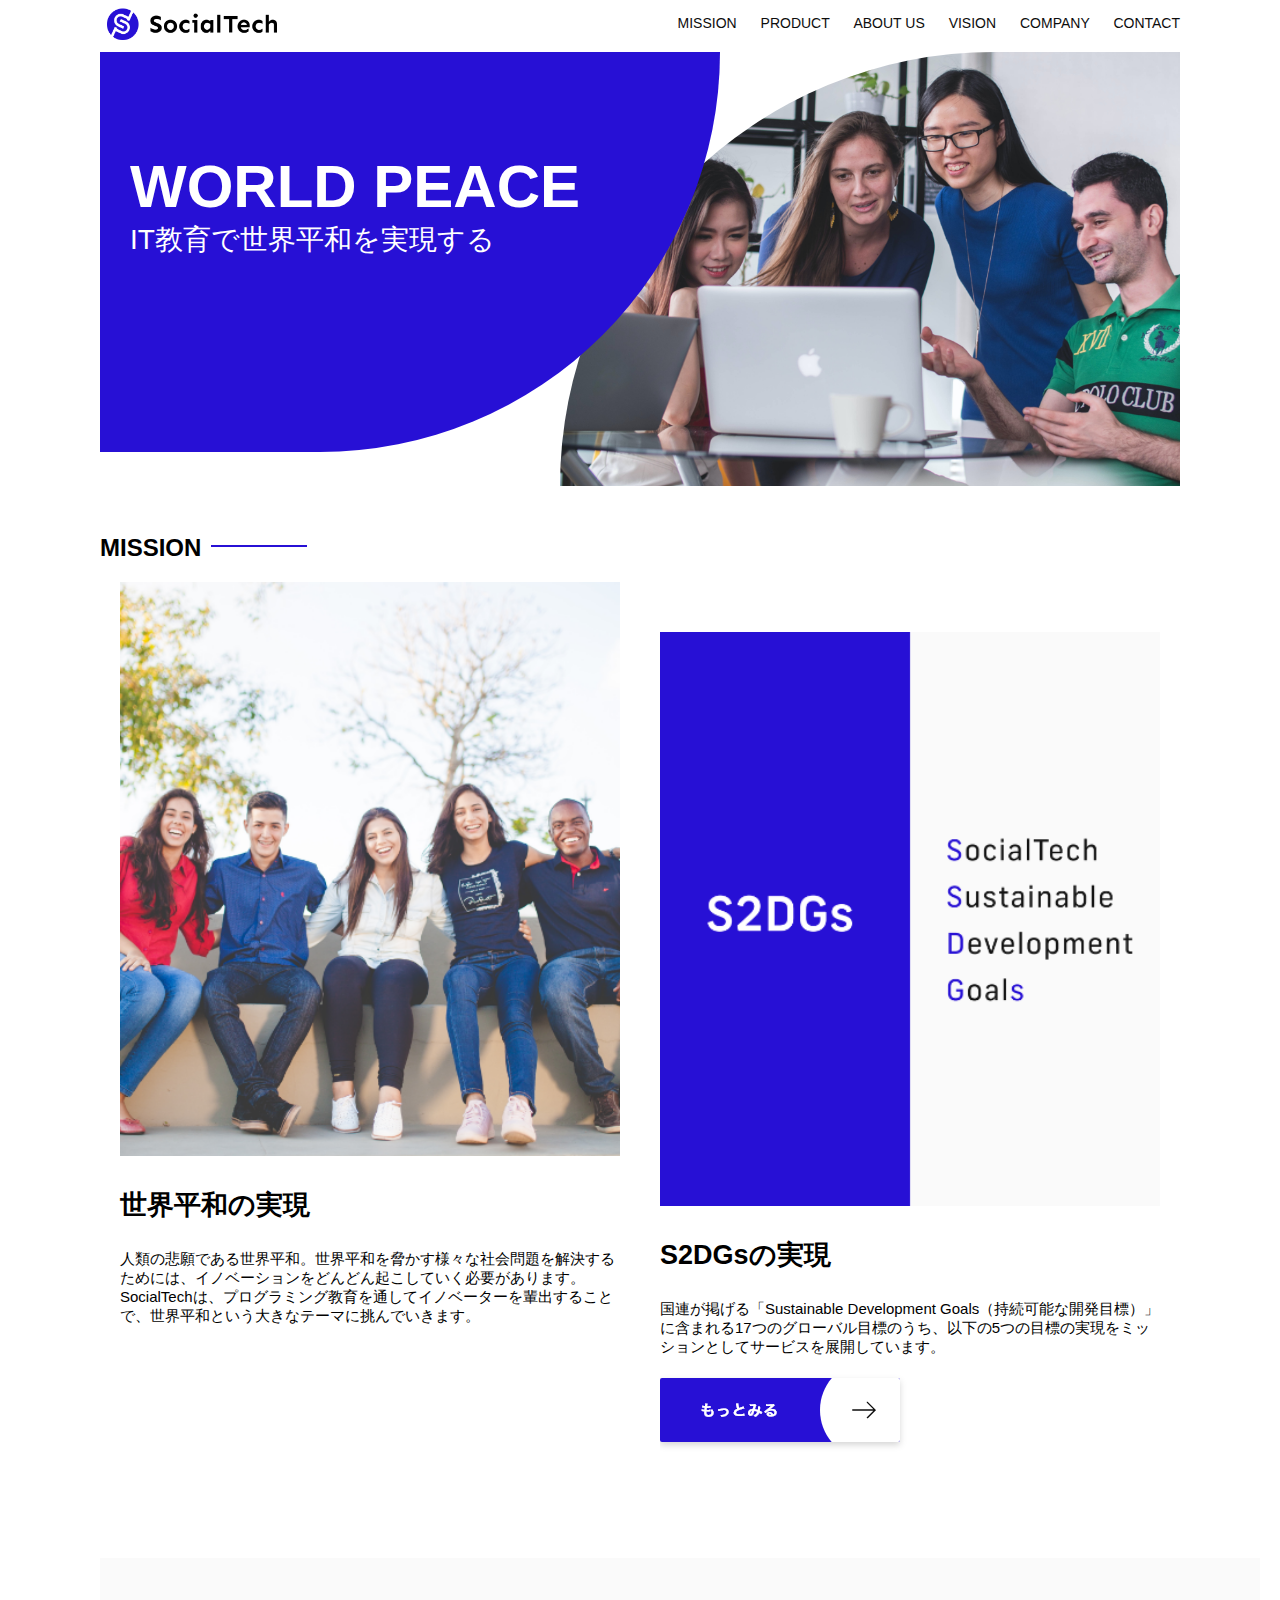
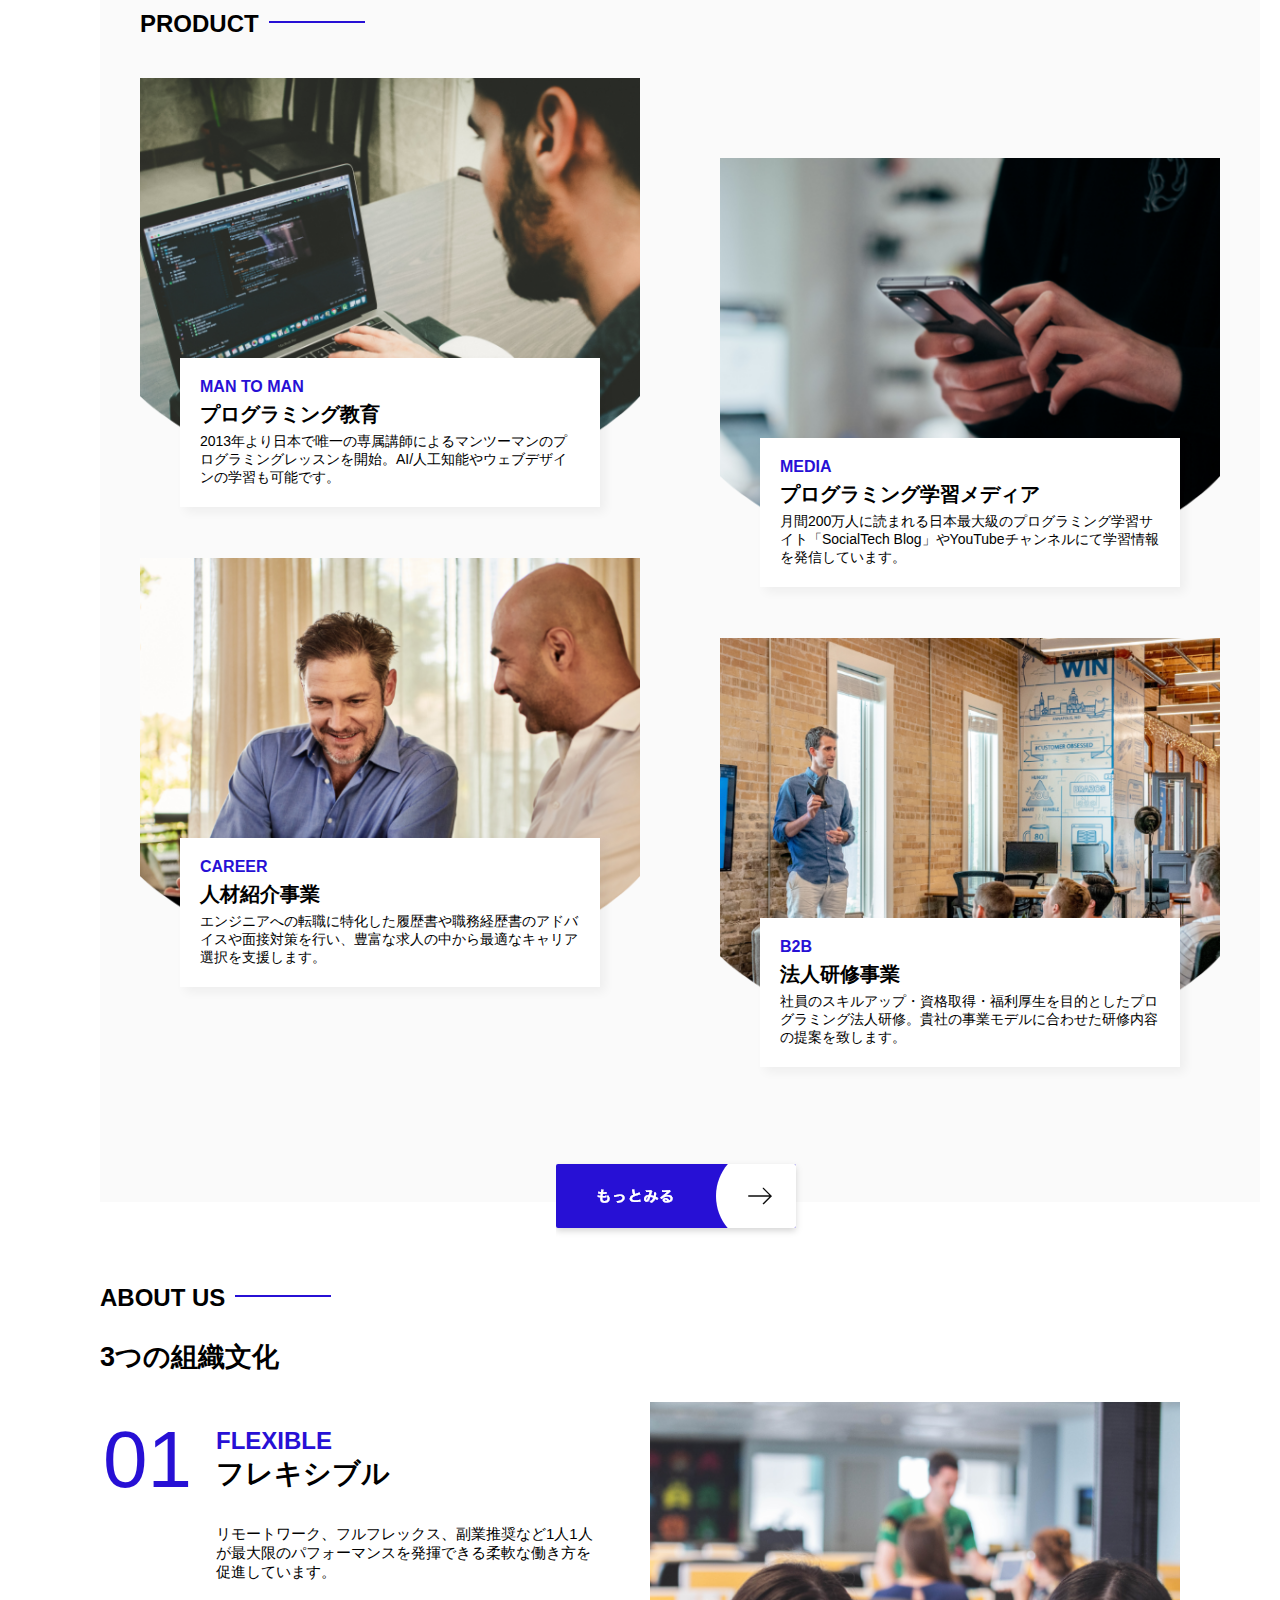
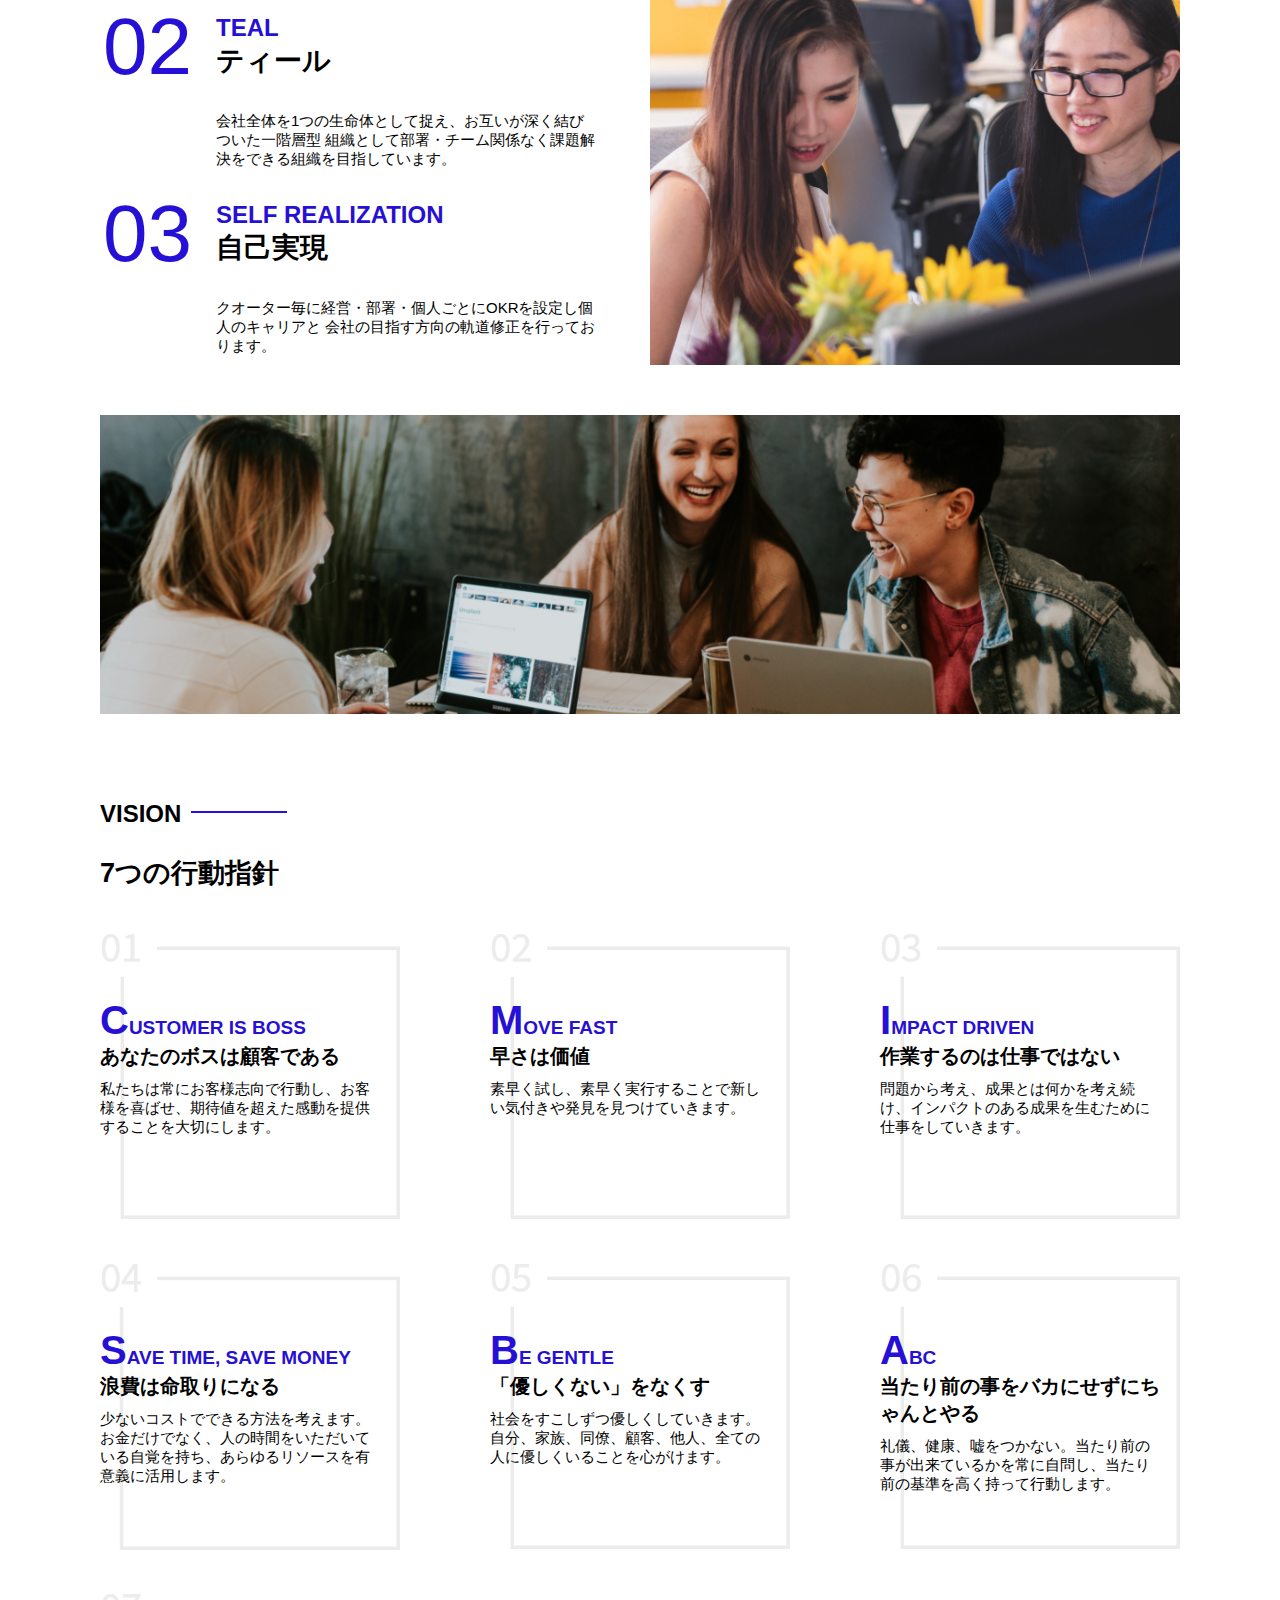
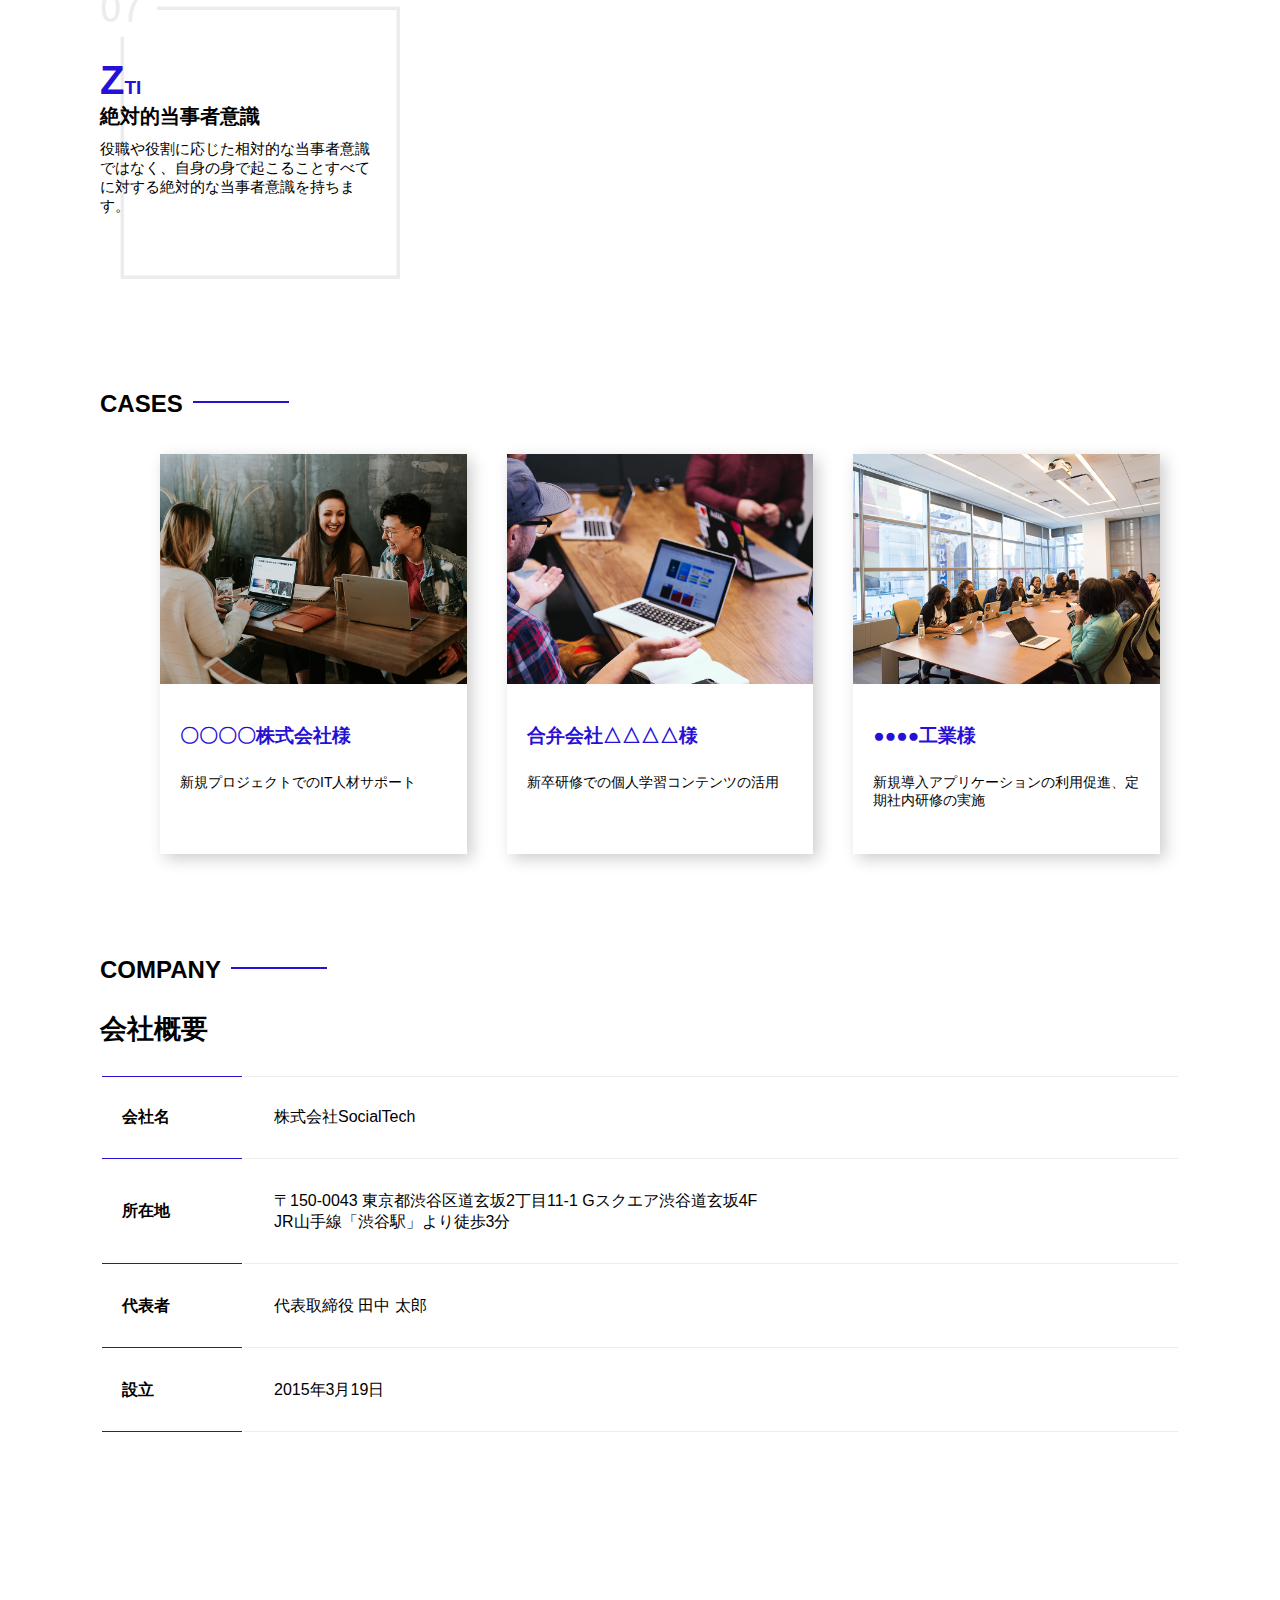
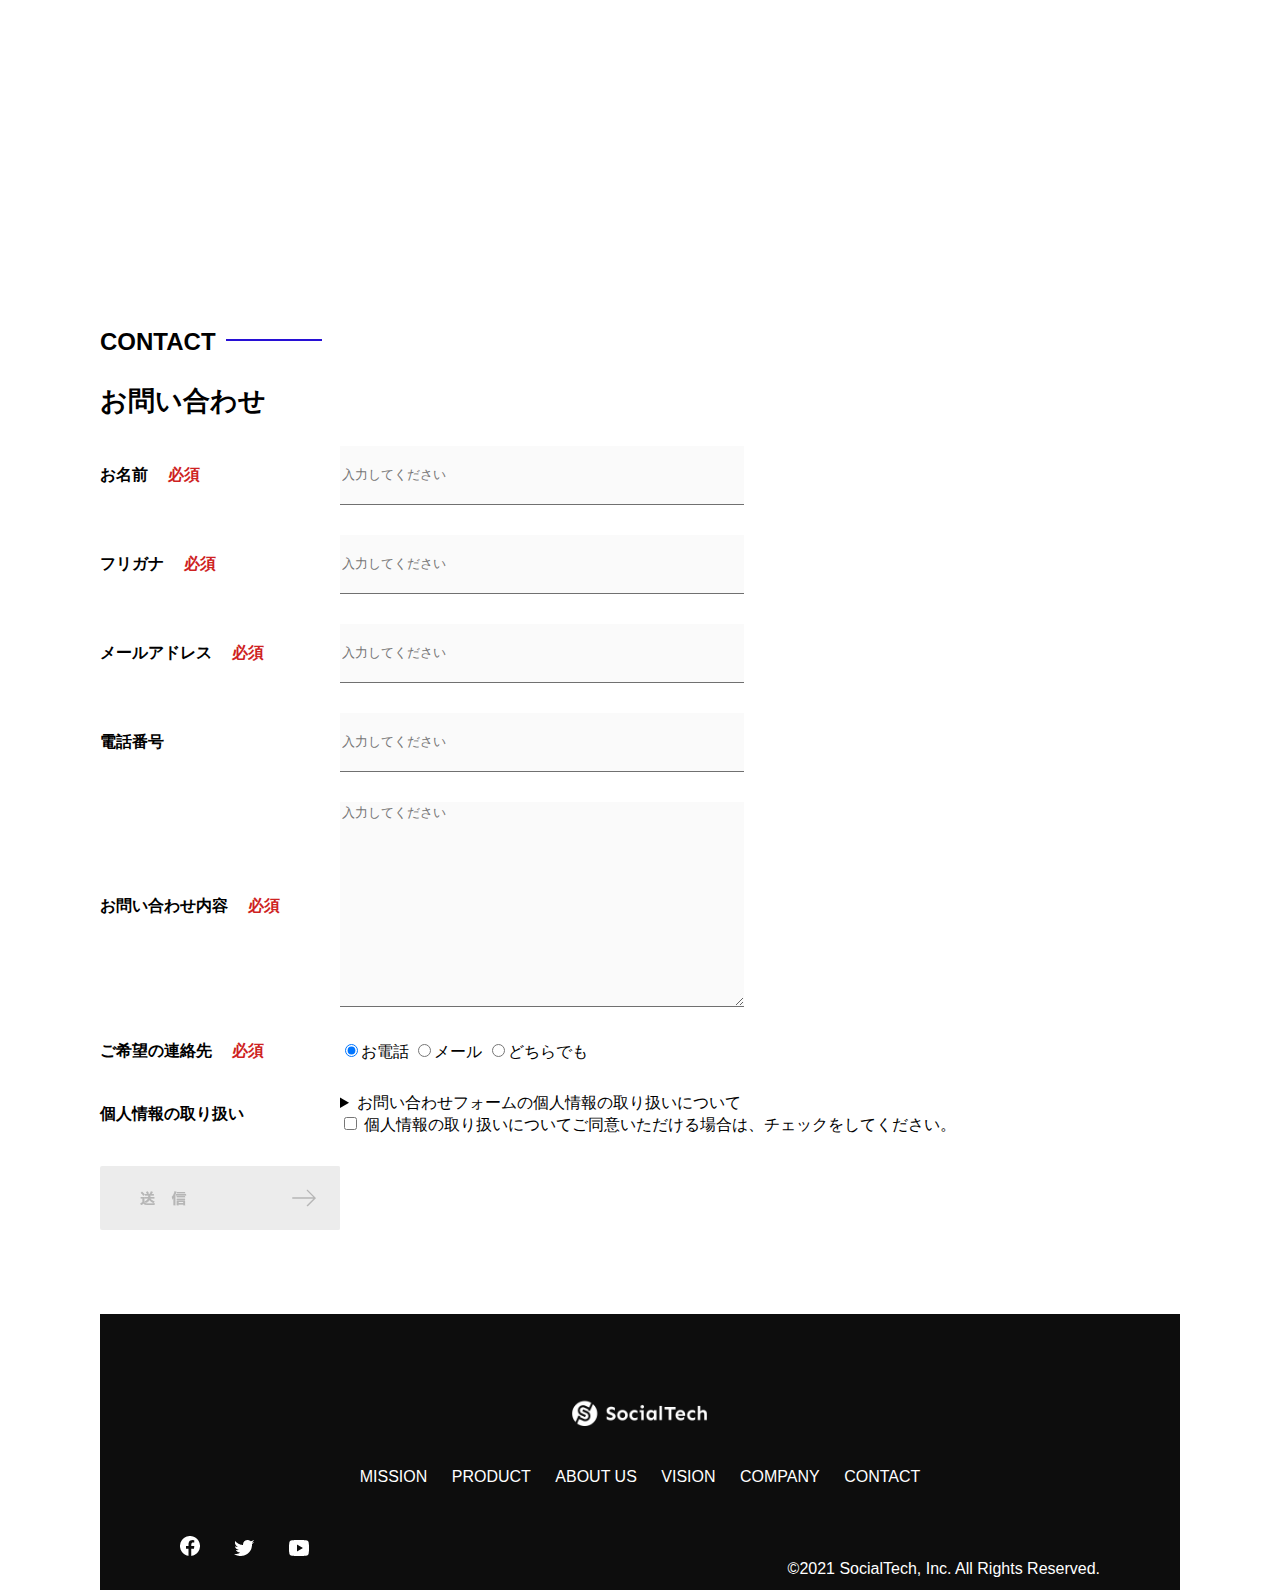
<file: index.html>
<!DOCTYPE html>
  <html>
    <head>
      <title>SocialTech</title>
      <meta charset="UTF-8">
      <meta name="description" content="SocialTechはEdTech業界のリーディングカンパニーを目指します。">
      <meta name="viewport" content="width=device-width, initial-scale=1.0">
      <link rel="stylesheet" href="style.css">
    </head>
    <body>
      <header>
        <a href="index.html" id="logo"><img src="images/logo.png" alt="トップページに戻る"></a>
        <nav id="nav-pc">
          <a href="mission.html">MISSION</a>
          <a href="product.html">PRODUCT</a>
          <a href="index.html#aboutus">ABOUT US</a>
          <a href="index.html#vision">VISION</a>
          <a href="index.html#company">COMPANY</a>
          <a href="index.html#contact">CONTACT</a>
        </nav>
        <!-- スマホ用メニューボタン -->
        <img id="menu-sp" src="images/button-menu.png" alt="ナビゲーションを開く" onclick="document.getElementById('nav-sp').style.display = 'block'">
        <!-- スマホ用メニューボタン -->
        <nav id="nav-sp">
          <img id="close" src="images/button-close.png" alt="ナビゲーションを閉じる" onclick="document.getElementById('nav-sp').style.display = 'none'">
          <a id="logo-sp" href="index.html" onclick="document.getElementById('nav-sp').style.display = 'none'"><img
              src="images/logo-sp.png" alt="トップページに戻る"></a>
          <a class="menu" href="mission.html" onclick="document.getElementById('nav-sp').style.display = 'none'">MISSION</a>
          <a class="menu" href="product.html" onclick="document.getElementById('nav-sp').style.display = 'none'">PRODUCT</a>
          <a class="menu" href="index.html#aboutus" onclick="document.getElementById('nav-sp').style.display = 'none'">ABOUT
            US</a>
          <a class="menu" href="index.html#vision"
            onclick="document.getElementById('nav-sp').style.display = 'none'">VISION</a>
          <a class="menu" href="index.html#company"
            onclick="document.getElementById('nav-sp').style.display = 'none'">COMPANY</a>
          <a class="menu" href="index.html#contact"
            onclick="document.getElementById('nav-sp').style.display = 'none'">CONTACT</a>
          <div id="sns">
            <a href="https://www.facebook.com/sejuku2013"><img src="images/button-facebook.png" alt="Facebookのリンク"></a>
            <a href="https://twitter.com/samuraijuku"><img src="images/button-twitter.png" alt="Twitterのリンク"></a>
            <a href="https://www.youtube.com/channel/UCCFOQO5aDK0xXam4cUQXT8g"><img src="images/button-youtube.png" alt="YouTubeのリンク"></a>
          </div>
        </nav>
      </header>
      <main>
        <article>
          <!-- メインビジュアル -->
          <section id="main-visual">
            <div id="main-message">
              <h1>WORLD PEACE</h1>
              <p>IT教育で世界平和を実現する</p>
            </div>
            <img src="images/index/index-main.png" alt="PCの周りに集まる多国籍の仲間たち">
          </section>
          <!--ミッション-->
          <section id="mission">
            <h2 class="index-h2">MISSION</h2>
            <div id="mission-flex">
              <div>
                <img id="mission-photo" src="images/index/index-mission.png" alt="屋外のベンチで写真を撮影する多国籍の仲間たち">
                <h3>世界平和の実現</h3>
                <p>
                  人類の悲願である世界平和。世界平和を脅かす様々な社会問題を解決するためには、イノベーションをどんどん起こしていく必要があります。SocialTechは、プログラミング教育を通してイノベーターを輩出することで、世界平和という大きなテーマに挑んでいきます。
                </p>
              </div>
              <div>
                <img id="s2dgs" src="images/index/s2dgs.png" alt="S2DGs">
                <h3>S2DGsの実現</h3>
                <p>国連が掲げる「Sustainable Development Goals（持続可能な開発目標）」に含まれる17つのグローバル目標のうち、以下の5つの目標の実現をミッションとしてサービスを展開しています。</p>
                <a href="mission.html">
                  <img src="images/button-more.png" alt="もっとみる">
                </a>
              </div>
            </div>
          </section>
          <!-- プロダクト -->
          <section id="product">
            <h2 class="index-h2">PRODUCT</h2>
            <div>
              <div id="product-left">
                <div>
                  <img class="product-photo" src="images/index/index-mantoman.png" alt="PCでコードを書く男性">
                  <div class="product-explain">
                    <span>MAN TO MAN</span>
                    <h3>プログラミング教育</h3>
                    <p>2013年より日本で唯一の専属講師によるマンツーマンのプログラミングレッスンを開始。AI/人工知能やウェブデザインの学習も可能です。</p>
                  </div>
                </div>
                <div>
                  <img class="product-photo" src="images/index/index-career.png" alt="笑顔で話し合う2人の男性">
                  <div class="product-explain">
                    <span>CAREER</span>
                    <h3>人材紹介事業</h3>
                    <p>エンジニアへの転職に特化した履歴書や職務経歴書のアドバイスや面接対策を行い、豊富な求人の中から最適なキャリア選択を支援します。</p>
                  </div>
                </div>
              </div>
              <div id="product-right">
                <div>
                  <img class="product-photo" src="images/index/index-media.png" alt="スマートフォンを操作する人">
                  <div class="product-explain">
                    <span>MEDIA</span>
                    <h3>プログラミング学習メディア</h3>
                    <p>月間200万人に読まれる日本最大級のプログラミング学習サイト「SocialTech Blog」やYouTubeチャンネルにて学習情報を発信しています。</p>
                  </div>
                </div>
                <div>
                  <img class="product-photo" src="images/index/index-b2b.png" alt="講演中の男性とそれを聴く人々">
                  <div class="product-explain">
                    <span>B2B</span>
                    <h3>法人研修事業</h3>
                    <p>社員のスキルアップ・資格取得・福利厚生を目的としたプログラミング法人研修。貴社の事業モデルに合わせた研修内容の提案を致します。</p>
                  </div>
                </div>
              </div>
            </div>
            <div>
              <a id="product-more" href="product.html">
                <img src="images/button-more.png" alt="もっとみる">
              </a>
            </div>
          </section>
          <!---ABOUT US-->
          <section id="aboutus">
            <h2 class="index-h2">ABOUT US</h2>
            <h3>3つの組織文化</h3>
            <div>
              <table class="culture-table">
                <tr>
                  <td>
                    <span class="culture-num">01</span>
                  </td>
                  <td>
                    <span class="culture-en">FLEXIBLE</span>
                    <span class="culture-jp">フレキシブル</span>
                  </td>
                </tr>
                <tr>
                  <td>
                    <!--空のセル-->
                  </td>
                  <td>
                    <p class="culture-description">
                      リモートワーク、フルフレックス、副業推奨など1人1人が最大限のパフォーマンスを発揮できる柔軟な働き方を促進しています。
                    </p>
                  </td>
                </tr>
                <tr>
                  <td>
                    <span class="culture-num">02</span>
                  </td>
                  <td>
                    <span class="culture-en">TEAL</span>
                    <span class="culture-jp">ティール</span>
                  </td>
                </tr>
                <tr>
                  <td>
                    <!--空のセル-->
                  </td>
                  <td>
                    <p class="culture-description">
                      会社全体を1つの生命体として捉え、お互いが深く結びついた一階層型
                      組織として部署・チーム関係なく課題解決をできる組織を目指しています。
                    </p>
                  </td>
                </tr>
                <tr>
                  <td>
                    <span class="culture-num">03</span>
                  </td>
                  <td>
                    <span class="culture-en">SELF REALIZATION</span>
                    <span class="culture-jp">自己実現</span>
                  </td>
                </tr>
                <tr>
                  <td>
                    <!--空のセル-->
                  </td>
                  <td>
                    <p class="culture-description">
                      クオーター毎に経営・部署・個人ごとにOKRを設定し個人のキャリアと
                      会社の目指す方向の軌道修正を行っております。
                    </p>
                  </td>
                </tr>
              </table>
              <img class="culture-img" src="images/index/index-aboutus1.png" alt="笑顔で話し合う2人の女性">
            </div>
            <img class="culture-img2" src="images/index/index-aboutus2.png" alt="笑顔で話し合う3人の男女">
          </section>
          <!-- VISION -->
          <section id="vision">
            <h2 class="index-h2">VISION</h2>
            <h3>7つの行動指針</h3>
            <div>
              <div class="vision-box">
                <img src="images/index/vision-01.png" alt="01">
                <span>
                  <h4>CUSTOMER IS BOSS</h4>
                  <h5>あなたのボスは顧客である</h5>
                  <p>私たちは常にお客様志向で行動し、お客様を喜ばせ、期待値を超えた感動を提供することを大切にします。</p>
                </span>
              </div>
              <div class="vision-box">
                <img src="images/index/vision-02.png" alt="02">
                <span>
                  <h4>MOVE FAST</h4>
                  <h5>早さは価値</h5>
                  <p>素早く試し、素早く実行することで新しい気付きや発見を見つけていきます。</p>
                </span>
              </div>
              <div class="vision-box">
                <img src="images/index/vision-03.png" alt="03">
                <span>
                  <h4>IMPACT DRIVEN</h4>
                  <h5>作業するのは仕事ではない</h5>
                  <p>問題から考え、成果とは何かを考え続け、インパクトのある成果を生むために仕事をしていきます。</p>
                </span>
              </div>
              <div class="vision-box">
                <img src="images/index//vision-04.png" alt="04">
                <span>
                  <h4>SAVE TIME, SAVE MONEY</h4>
                  <h5>浪費は命取りになる</h5>
                  <p>少ないコストでできる方法を考えます。お金だけでなく、人の時間をいただいている自覚を持ち、あらゆるリソースを有意義に活用します。</p>
                </span>
              </div>
              <div class="vision-box">
                <img src="images/index/vision-05.png" alt="05">
                <span>
                  <h4>BE GENTLE</h4>
                  <h5>「優しくない」をなくす</h5>
                  <p>社会をすこしずつ優しくしていきます。自分、家族、同僚、顧客、他人、全ての人に優しくいることを心がけます。</p>
                </span>
              </div>
              <div class="vision-box">
                <img src="images/index/vision-06.png" alt="06">
                <span>
                  <h4>ABC</h4>
                  <h5>当たり前の事をバカにせずにちゃんとやる</h5>
                  <p>礼儀、健康、嘘をつかない。当たり前の事が出来ているかを常に自問し、当たり前の基準を高く持って行動します。</p>
                </span>
              </div>
              <div class="vision-box">
                <img src="images/index/vision-07.png" alt="07">
                <span>
                  <h4>ZTI</h4>
                  <h5>絶対的当事者意識</h5>
                  <p>役職や役割に応じた相対的な当事者意識ではなく、自身の身で起こることすべてに対する絶対的な当事者意識を持ちます。</p>
                </span>
              </div>
            </div>
          </section>

          <!-- CASES -->
          <section id="cases">
            <h2 class="index-h2">CASES</h2>
            <ul>
              <li class="case-card">
                <img class="case-img" src="images/index/case-1.png">
                <div class="case-info">
                  <h4 class="case-name">〇〇〇〇株式会社様</h4>
                  <p class="case-content">新規プロジェクトでのIT人材サポート</p>
                </div>
              </li>
              <li class="case-card">
                <img class="case-img" src="images/index/case-2.png">
                <div class="case-info">
                  <h4 class="case-name">合弁会社△△△△様</h4>
                  <p class="case-content">新卒研修での個人学習コンテンツの活用</p>
                </div>
              </li>
              <li class="case-card">
                <img class="case-img" src="images/index/case-3.png">
                <div class="case-info">
                  <h4 class="case-name">●●●●工業様</h4>
                  <p class="case-content">新規導入アプリケーションの利用促進、定期社内研修の実施</p>
                </div>
              </li>
            </ul>
          </section>

          <!-- COMPANY -->
          <section id="company">
            <h2 class="index-h2">COMPANY</h2>
            <h3>会社概要</h3>
            <table id="company-table">
              <tr>
                <th class="tableheader-first">会社名</th>
                <td class="cell-first">株式会社SocialTech</td>
              </tr>
              <tr>
                <th class="tableheader">所在地</th>
                <td class="cell">〒150-0043 東京都渋谷区道玄坂2丁目11-1 Gスクエア渋谷道玄坂4F<br>JR山手線「渋谷駅」より徒歩3分</td>
              </tr>
              <tr>
                <th class="tableheader">代表者</th>
                <td class="cell">代表取締役 田中 太郎</td>
              </tr>
              <tr>
                <th class="tableheader">設立</th>
                <td class="cell">2015年3月19日</td>
              </tr>
            </table>
            <iframe
              src="https://www.google.com/maps/embed?pb=!1m18!1m12!1m3!1d3241.7759544892483!2d139.69399665123464!3d35.65789123876098!2m3!1f0!2f0!3f0!3m2!1i1024!2i768!4f13.1!3m3!1m2!1s0x60188caa0042e8d1%3A0xba130bea826a7aa2!2z44CSMTUwLTAwNDMg5p2x5Lqs6YO95riL6LC35Yy66YGT546E5Z2C77yS5LiB55uu77yR77yR4oiS77yR!5e0!3m2!1sja!2sjp!4v1636872991912!5m2!1sja!2sjp"
              style="border:0;" allowfullscreen="" loading="lazy">
            </iframe>
          </section>
          <!-- お問い合わせフォーム -->
          <section id="contact">
            <h2 class="index-h2">CONTACT</h2>
            <h3>お問い合わせ</h3>
            <form action="https://api.staticforms.xyz/submit" method="post">
              <input type="text" name="honeypot" style="display:none">
              <!-- STATIC FORMSのアクセスキー -->
              <input type="hidden" name="accessKey" value="xxxxxxxx-xxxx-xxxx-xxxx-xxxxxxxxxxxx">
              <!--メールのタイトル-->
              <input type="hidden" name="subject" value="お問い合わせフォーム" />
              <!--送信先のメールアドレスをvalueに設定する-->
              <input type="hidden" name="replyTo" value="〇〇〇@△△△.com">
              <!--redirectToのURLは公開後のURLへリンクする-->
              <input type="hidden" name="redirectTo" value="">
              <div>
                <div class="contact-heading">
                  <label class="contact-label">お名前<span class="contact-span">必須</span></label>
                </div>
                <div>
                  <input type="text" name="name" placeholder="入力してください" class="contact-textbox">
                </div>
              </div>
              <div>
                <div class="contact-heading">
                  <label class="contact-label">フリガナ<span class="contact-span">必須</span></label>
                </div>
                <div>
                  <input type="text" name="hurigana" placeholder="入力してください" class="contact-textbox">
                </div>
              </div>
              <div>
                <div class="contact-heading">
                  <label class="contact-label">メールアドレス<span class="contact-span">必須</span></label>
                </div>
                <div>
                  <input type="text" name="email" placeholder="入力してください" class="contact-textbox">
                </div>
              </div>
              <div>
                <div class="contact-heading">
                  <label class="contact-label">電話番号</label>
                </div>
                <div>
                  <input type="text" name="tel" placeholder="入力してください" class="contact-textbox">
                </div>
              </div>
              <div>
                <div class="contact-heading">
                  <label class="contact-label">お問い合わせ内容<span class="contact-span">必須</span></label>
                </div>
                <div>
                  <textarea class="contact-textarea" placeholder="入力してください" name="message"></textarea>
                </div>
              </div>
              <div>
                <div class="contact-heading">
                  <label class="contact-label">ご希望の連絡先<span class="contact-span">必須</span></label>
                </div>
                <div>
                  <input class="radiobutton" type="radio" value="tel" name="contact" checked><label>お電話</label>
                  <input class="radiobutton" type="radio" value="mail" name="contact"><label>メール</label>
                  <input class="radiobutton" type="radio" value="both" name="contact"><label>どちらでも</label>
                </div>
              </div>
              <div>
                <div class="contact-heading">
                  <label class="contact-label">個人情報の取り扱い</label>
                </div>
                <div>
                  <details>
                    <summary>お問い合わせフォームの個人情報の取り扱いについて</summary>
                    <div>
                      <span>１．組織の名称又は氏名</span><br>
                      株式会社SocialTech<br><br>
                      <span>２．個人情報保護管理者（若しくはその代理人）の氏名又は職名、所属及び連絡先
                        鈴木 一郎 コーポレート部</span><br>
                      メールアドレス：support@socialtech.net<br>
                      TEL：03-xxxx-xxxx<br>
                      <span>３．個人情報の利用目的</span><br>
                      ・本サービス及び本サービスに関連する情報の提供又はそれらに関する連絡のため<br>
                      ・ユーザーの本人確認のため<br>
                      ・当社サービスのご案内のため<br>
                      ・当社の商品等の広告または宣伝（電子メールによるものを含むものとします。）<br><br>
                      <span>４．個人情報の取り扱い業務の委託</span><br>
                      個人情報の取扱業務の全部または一部を外部に業務委託する場合があります。<br>
                      その際、弊社は、個人情報を適切に保護できる管理体制を敷き実行していることを条件として<br>
                      委託先を厳選したうえで、機密保持契約を委託先と締結し、お客様の個人情報を厳密に管理させます。<br><br>
                      <span>５．個人情報の開示等の請求</span><br>
                      お客様は、弊社に対してご自身の個人情報の開示等（利用目的の通知、開示、内容の訂正・追加・削除、利用の停止または消去、第三者への提供の停止）に関して、当社問合わせ窓口に申し出ることができます。<br>
                      その際、弊社はお客様ご本人を確認させていただいたうえで、合理的な期間内に対応いたします。<br><br>
                      なお、個人情報に関する弊社問合わせ先は、次の通りです。<br><br>
                      株式会社SocialTech　個人情報問合せ窓口<br>
                      〒150-0043　東京都渋谷区道玄坂2丁目11-1 Ｇスクエア渋谷道玄坂 4F<br>
                      メールアドレス：support@socialtech.net　TEL：03-xxxx-xxxx<br><br>
                      <span>６．個人情報を提供されることの任意性について</span><br><br>
                      お客様がご自身の個人情報を弊社に提供されるか否かは、お客様のご判断によりますが、もしご提供されない場合には、適切なサービスが提供できない場合がありますので予めご了承ください。
                    </div>
                  </details>
                  <input type="checkbox" name="agree">
                  <span>個人情報の取り扱いについてご同意いただける場合は、チェックをしてください。</span>
                </div>
              </div>
              <input type="image" src="images/button-submit.png" alt="送信する">
            </form>
          </section>
        </article>
        <footer>
          <div id="footer-logo">
            <img src="images/logo-sp.png" alt="SocialTech">
          </div>
          <div id="footer-link">
            <a href="mission.html">MISSION</a>
            <a href="product.html">PRODUCT</a>
            <a href="index.html#aboutus">ABOUT US</a>
            <a href="index.html#vision">VISION</a>
            <a href="index.html#company">COMPANY</a>
            <a href="index.html#contact">CONTACT</a>
          </div>
          <div id="sns-footer">
            <a href="https://www.facebook.com/sejuku2013"><img src="images/button-facebook.png" alt="Facebookのリンク"></a>
            <a href="https://twitter.com/samuraijuku"><img src="images/button-twitter.png" alt="Twitterのリンク"></a>
            <a href="https://www.youtube.com/channel/UCCFOQO5aDK0xXam4cUQXT8g"><img src="images/button-youtube.png" alt="YouTubeのリンク"></a>
          </div>
          <span id="copyright">&copy;2021 SocialTech, Inc. All Rights Reserved. </span>
        </footer>
      </main>
    </body>
  </html>
</file>
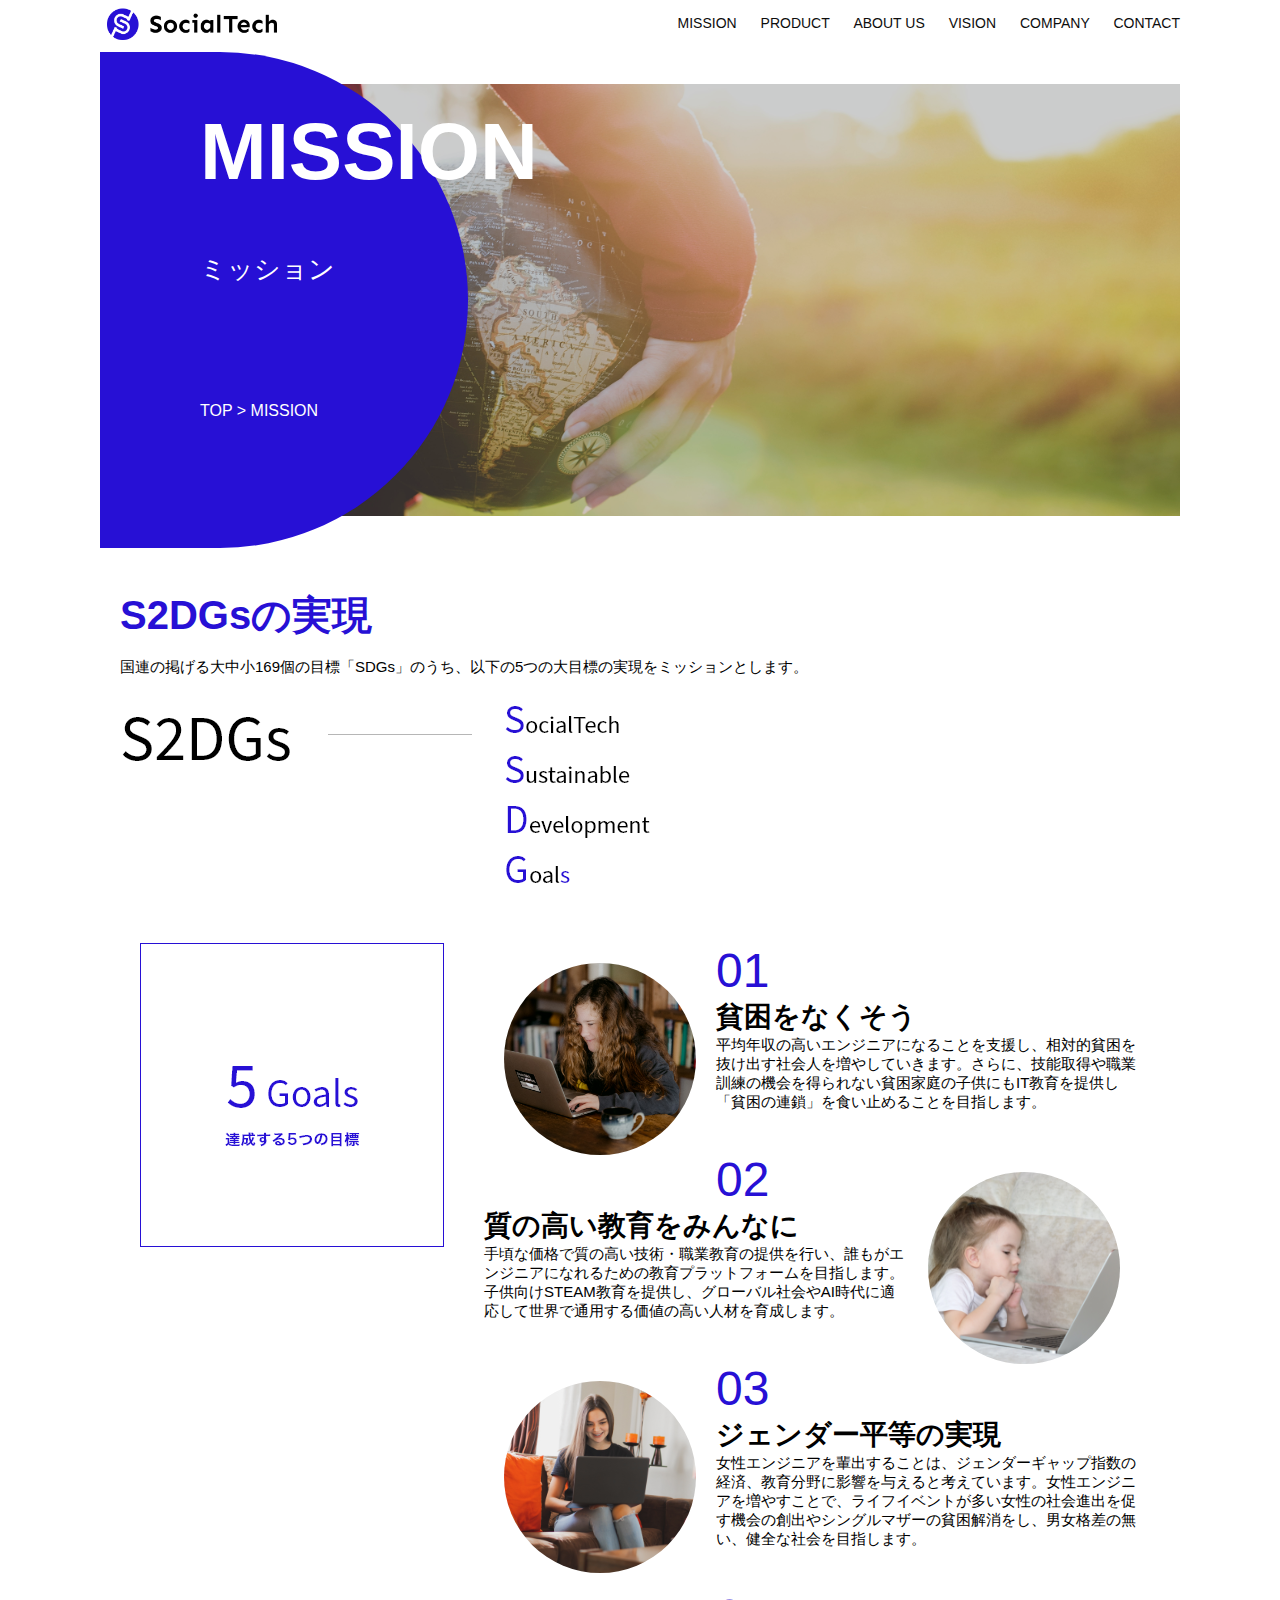
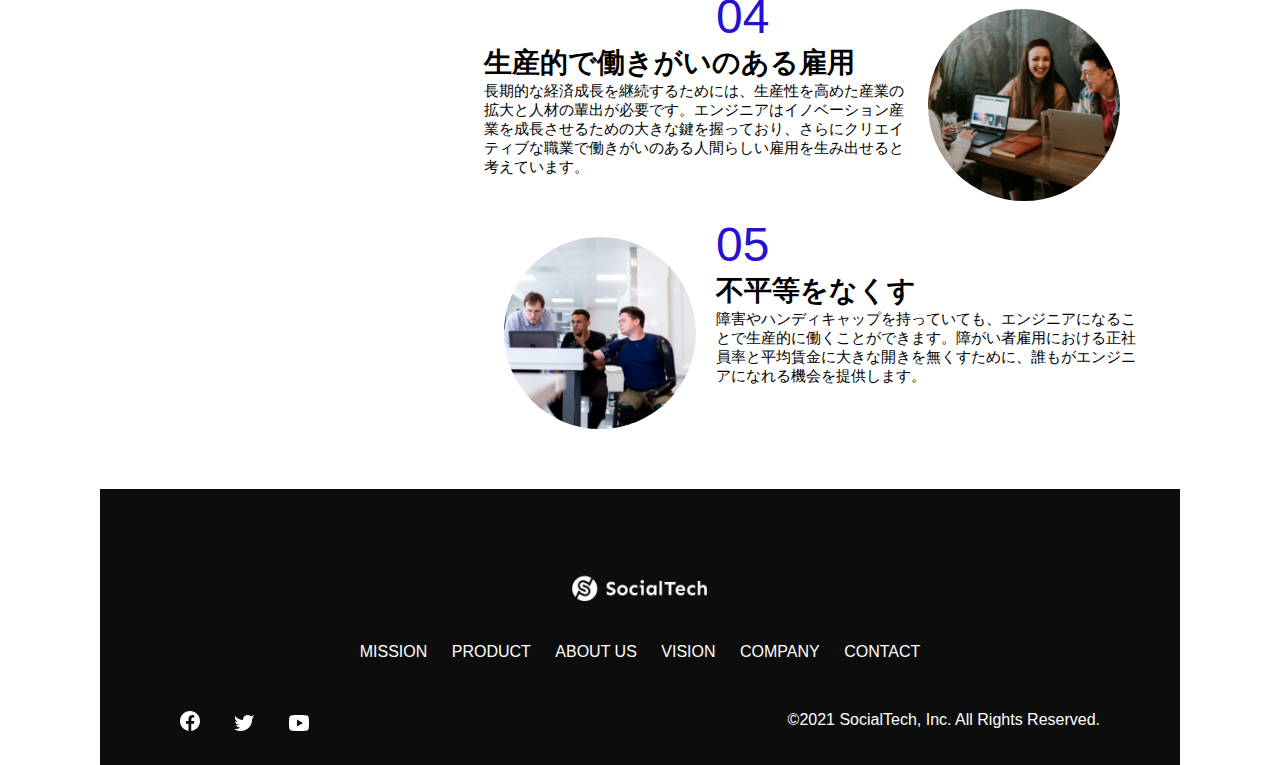
<file: mission.html>
<!DOCTYPE html>
  <html>
  <head>
    <title>SocialTech - MISSION ミッション -</title>
    <meta charset="UTF-8">
    <meta name="description" content="SocialTechが目指す5つの目標（S2DGs）を紹介します">
    <meta name="viewport" content="width=device-width, initial-scale=1.0">
    <link rel="stylesheet" href="style.css">
  </head>
 
  <body>
    <!-- ヘッダー -->
    <header>
      <!-- ロゴ -->
      <a href="index.html" id="logo"><img src="images/logo.png" alt="トップページに戻る"></a>
  
      <!-- PC用ナビゲーション -->
      <nav id="nav-pc">
        <a href="mission.html">MISSION</a>
        <a href="product.html">PRODUCT</a>
        <a href="index.html#aboutus">ABOUT US</a>
        <a href="index.html#vision">VISION</a>
        <a href="index.html#company">COMPANY</a>
        <a href="index.html#contact">CONTACT</a>
      </nav>
  
      <!-- スマホ用メニューボタン -->
      <img id="menu-sp" src="images/button-menu.png" alt="ナビゲーションを開く" onclick="document.getElementById('nav-sp').style.display = 'block'">
  
      <!-- スマホ用ナビゲーション -->
      <nav id="nav-sp">
        <img id="close" src="images/button-close.png" alt="ナビゲーションを閉じる" onclick="document.getElementById('nav-sp').style.display = 'none'">
        <a id="logo-sp" href="index.html" onclick="document.getElementById('nav-sp').style.display = 'none'"><img
            src="images/logo-sp.png" alt="トップページに戻る"></a>
        <a class="menu" href="mission.html" onclick="document.getElementById('nav-sp').style.display = 'none'">MISSION</a>
        <a class="menu" href="product.html" onclick="document.getElementById('nav-sp').style.display = 'none'">PRODUCT</a>
        <a class="menu" href="index.html#aboutus" onclick="document.getElementById('nav-sp').style.display = 'none'">ABOUT
          US</a>
        <a class="menu" href="index.html#vision"
          onclick="document.getElementById('nav-sp').style.display = 'none'">VISION</a>
        <a class="menu" href="index.html#company"
          onclick="document.getElementById('nav-sp').style.display = 'none'">COMPANY</a>
        <a class="menu" href="index.html#contact"
          onclick="document.getElementById('nav-sp').style.display = 'none'">CONTACT</a>
        <div id="sns">
          <a href="https://www.facebook.com/sejuku2013"><img src="images/button-facebook.png" alt="Facebookのリンク"></a>
          <a href="https://twitter.com/samuraijuku"><img src="images/button-twitter.png" alt="Twitterのリンク"></a>
          <a href="https://www.youtube.com/channel/UCCFOQO5aDK0xXam4cUQXT8g"><img src="images/button-youtube.png" alt="YouTubeのリンク"></a>
        </div>
      </nav>
    </header>

    <main>
      <article>
        <section id="mission-mv">
          <div id="mission-title">
            <h1>MISSION</h1>
            <span>ミッション</span>
            <div>TOP > MISSION</div>
          </div>
        </section>
        <section id="mission-s2dgs">
          <h2 class="mission-h2">S2DGsの実現</h2>
          <p>国連の掲げる大中小169個の目標「SDGs」のうち、以下の5つの大目標の実現をミッションとします。</p>
          <img src="images/mission/mission-s2dgs.png" alt="S2DGs">
        </section>
        <section id="mission-5goals">
          <div>
            <img id="s2dgs-image" src="images/mission/mission-5goals.png" alt="5Goals">
          </div>
          <div>
            <div>
              <img class="fivegoals-image-left" src="images/mission/mission-5goals01.png" alt="PCを操作する女の子">
              <span class="fivegoals-number">01</span>
              <h3 class="fivegoals-h3">貧困をなくそう</h3>
              <p class="fivegoals-p">
                平均年収の高いエンジニアになることを支援し、相対的貧困を抜け出す社会人を増やしていきます。さらに、技能取得や職業訓練の機会を得られない貧困家庭の子供にもIT教育を提供し「貧困の連鎖」を食い止めることを目指します。
              </p>
            </div>
    
            <div>
              <img class="fivegoals-image-right" src="images/mission/mission-5goals02.png" alt="PCを見つめる小さい女の子">
              <span class="fivegoals-number">02</span>
              <h3 class="fivegoals-h3">質の高い教育をみんなに</h3>
              <p class="fivegoals-p">
                手頃な価格で質の高い技術・職業教育の提供を行い、誰もがエンジニアになれるための教育プラットフォームを目指します。子供向けSTEAM教育を提供し、グローバル社会やAI時代に適応して世界で通用する価値の高い人材を育成します。
              </p>
            </div>
    
            <div>
              <img class="fivegoals-image-left" src="images/mission/mission-5goals03.png" alt="PCを操作する女性">
              <span class="fivegoals-number">03</span>
              <h3 class="fivegoals-h3">ジェンダー平等の実現</h3>
              <p class="fivegoals-p">
                女性エンジニアを輩出することは、ジェンダーギャップ指数の経済、教育分野に影響を与えると考えています。女性エンジニアを増やすことで、ライフイベントが多い女性の社会進出を促す機会の創出やシングルマザーの貧困解消をし、男女格差の無い、健全な社会を目指します。
              </p>
            </div>
    
            <div>
              <img class="fivegoals-image-right" src="images/mission/mission-5goals04.png" alt="笑顔で話し合う3人の男女">
              <span class="fivegoals-number">04</span>
              <h3 class="fivegoals-h3">生産的で働きがいのある雇用</h3>
              <p class="fivegoals-p">
                長期的な経済成長を継続するためには、生産性を高めた産業の拡大と人材の輩出が必要です。エンジニアはイノベーション産業を成長させるための大きな鍵を握っており、さらにクリエイティブな職業で働きがいのある人間らしい雇用を生み出せると考えています。
              </p>
            </div>
    
            <div>
              <img class="fivegoals-image-left" src="images/mission/mission-5goals05.png" alt="障害を持つ男性が生き生きと働く様子">
              <span class="fivegoals-number">05</span>
              <h3 class="fivegoals-h3">不平等をなくす</h3>
              <p class="fivegoals-p">
                障害やハンディキャップを持っていても、エンジニアになることで生産的に働くことができます。障がい者雇用における正社員率と平均賃金に大きな開きを無くすために、誰もがエンジニアになれる機会を提供します。
              </p>
            </div>
          </div>
        </section>
      </article>

      <footer>
        <div id="footer-logo">
          <img src="images/logo-sp.png" alt="SocialTech">
        </div>
        <div id="footer-link">
          <a href="mission.html">MISSION</a>
          <a href="product.html">PRODUCT</a>
          <a href="index.html#aboutus">ABOUT US</a>
          <a href="index.html#vision">VISION</a>
          <a href="index.html#company">COMPANY</a>
          <a href="index.html#contact">CONTACT</a>
        </div>
        <div id="sns-footer">
          <a href="https://www.facebook.com/sejuku2013"><img src="images/button-facebook.png" alt="Facebookのリンク"></a>
          <a href="https://twitter.com/samuraijuku"><img src="images/button-twitter.png" alt="Twitterのリンク"></a>
          <a href="https://www.youtube.com/channel/UCCFOQO5aDK0xXam4cUQXT8g"><img src="images/button-youtube.png" alt="YouTubeのリンク"></a>
          <span id="copyright">&copy;2021 SocialTech, Inc. All Rights Reserved. </span>
        </div>
      </footer>
    </main>
  </body>
 
  </html>
</file>
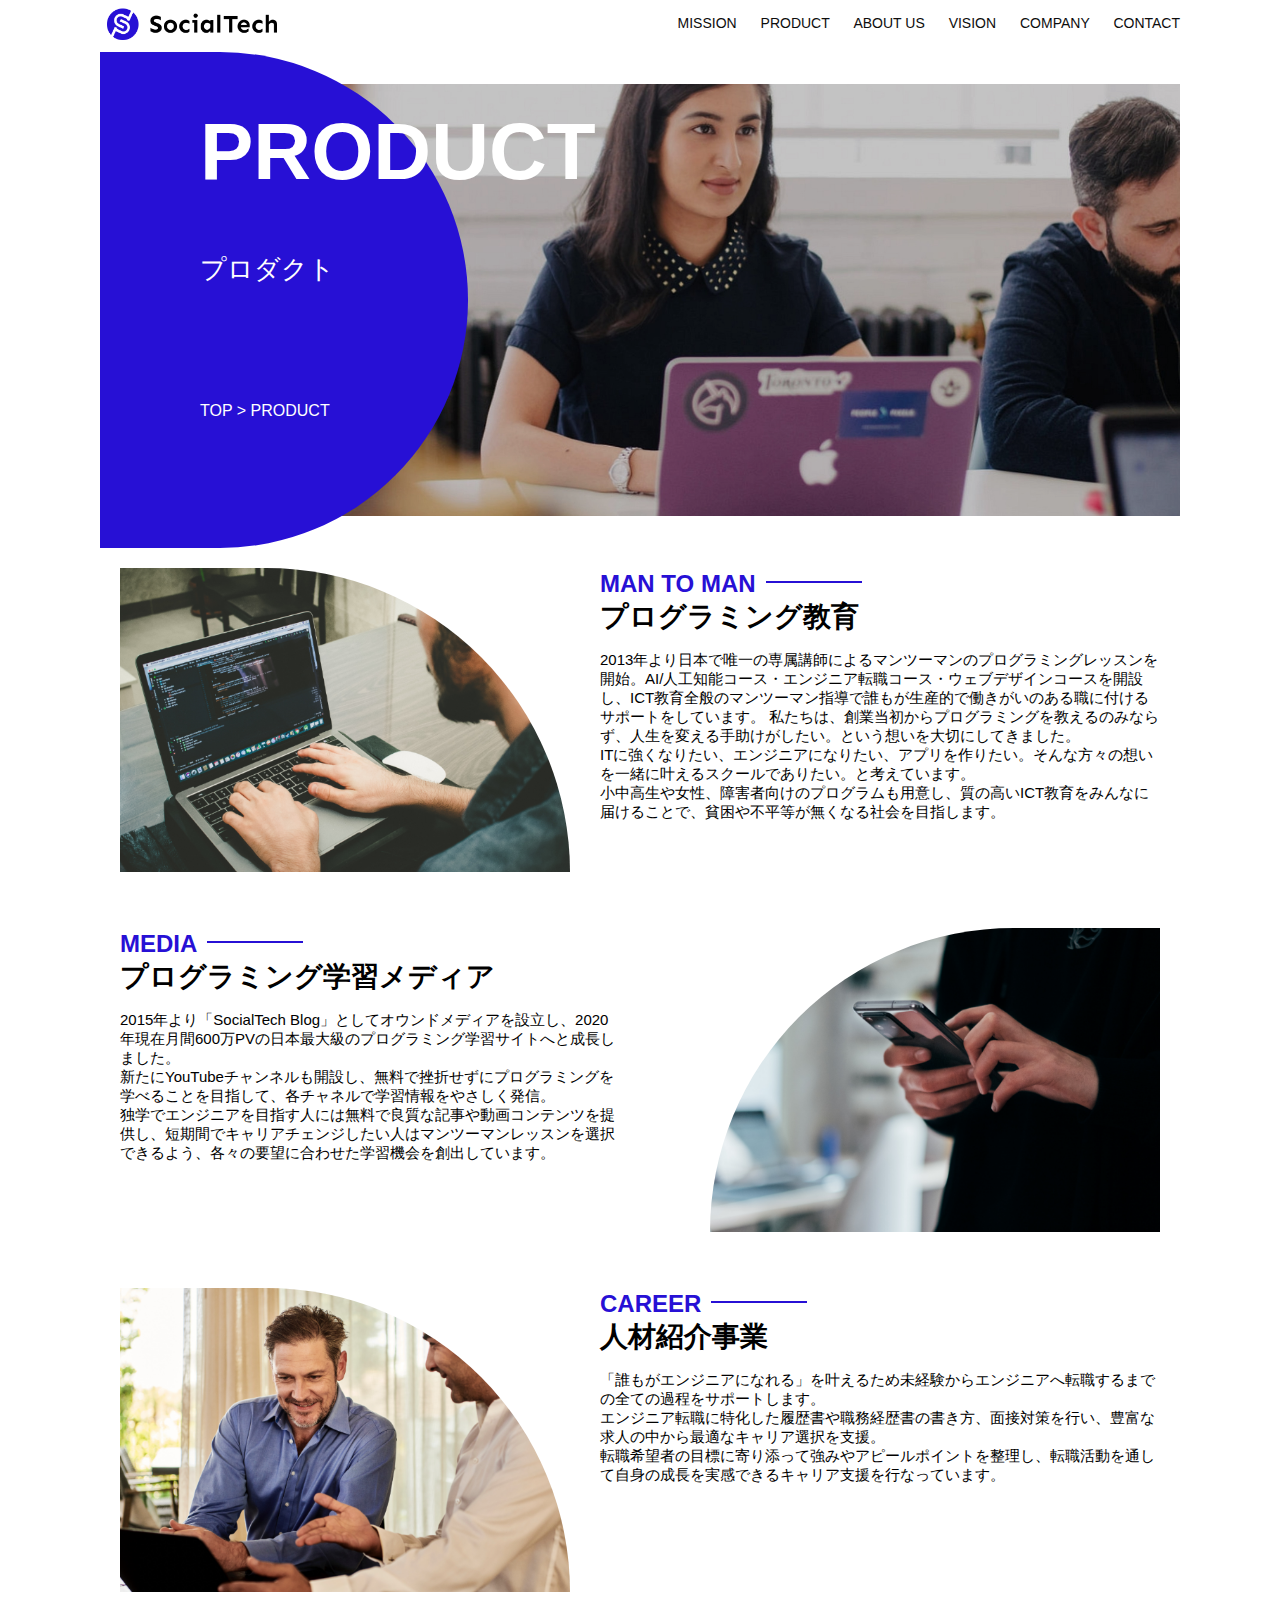
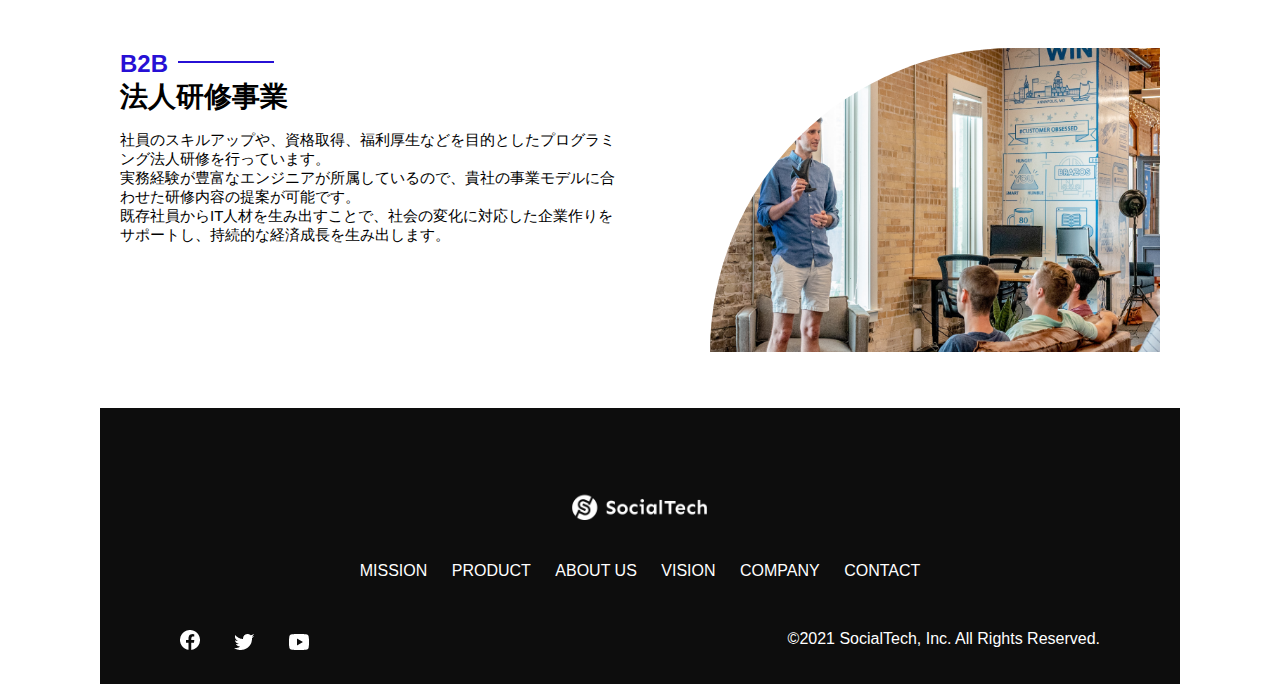
<file: product.html>
<!DOCTYPE html>
  <html>
  <head>
    <title>SocialTech -PRODUCT プロダクト-</title>
    <meta charset="UTF-8">
    <meta name="description" content="SocialTechの4つのプロダクトを紹介します">
    <meta name="viewport" content="width=device-width, initial-scale=1.0">
    <link rel="stylesheet" href="style.css">
  </head>
  
  <body>
    <!-- ヘッダー -->
    <header>
      <!-- ロゴ -->
      <a href="index.html" id="logo"><img src="images/logo.png" alt="トップページに戻る"></a>
  
      <!-- PC用ナビゲーション -->
      <nav id="nav-pc">
        <a href="mission.html">MISSION</a>
        <a href="product.html">PRODUCT</a>
        <a href="index.html#aboutus">ABOUT US</a>
        <a href="index.html#vision">VISION</a>
        <a href="index.html#company">COMPANY</a>
        <a href="index.html#contact">CONTACT</a>
      </nav>
  
      <!-- スマホ用メニューボタン -->
      <img id="menu-sp" src="images/button-menu.png" alt="ナビゲーションを開く" onclick="document.getElementById('nav-sp').style.display = 'block'">
  
      <!-- スマホ用ナビゲーション -->
      <nav id="nav-sp">
        <img id="close" src="images/button-close.png" alt="ナビゲーションを閉じる" onclick="document.getElementById('nav-sp').style.display = 'none'">
        <a id="logo-sp" href="index.html" onclick="document.getElementById('nav-sp').style.display = 'none'"><img
            src="images/logo-sp.png" alt="トップページに戻る"></a>
        <a class="menu" href="mission.html" onclick="document.getElementById('nav-sp').style.display = 'none'">MISSION</a>
        <a class="menu" href="product.html" onclick="document.getElementById('nav-sp').style.display = 'none'">PRODUCT</a>
        <a class="menu" href="index.html#aboutus" onclick="document.getElementById('nav-sp').style.display = 'none'">ABOUT
          US</a>
        <a class="menu" href="index.html#vision"
          onclick="document.getElementById('nav-sp').style.display = 'none'">VISION</a>
        <a class="menu" href="index.html#company"
          onclick="document.getElementById('nav-sp').style.display = 'none'">COMPANY</a>
        <a class="menu" href="index.html#contact"
          onclick="document.getElementById('nav-sp').style.display = 'none'">CONTACT</a>
        <div id="sns">
          <a href="https://www.facebook.com/sejuku2013"><img src="images/button-facebook.png" alt="Facebookのリンク"></a>
          <a href="https://twitter.com/samuraijuku"><img src="images/button-twitter.png" alt="Twitterのリンク"></a>
          <a href="https://www.youtube.com/channel/UCCFOQO5aDK0xXam4cUQXT8g"><img src="images/button-youtube.png" alt="YouTubeのリンク"></a>
        </div>
      </nav>
    </header>

    <main>
      <article>
        <section id="product-main">
          <div id="product-title">
            <h1>PRODUCT</h1>
            <span>プロダクト</span>
            <div>TOP > PRODUCT</div>
          </div>
        </section>
        <section class="product-section1">
          <img src="images/product/product-mantoman.png" alt="PCでコードを書く男性">
          <div>
            <h2 class="product-h2">MAN TO MAN</h2>
            <h3 class="product-h3">プログラミング教育</h3>
            <p>
              2013年より日本で唯一の専属講師によるマンツーマンのプログラミングレッスンを開始。AI/人工知能コース・エンジニア転職コース・ウェブデザインコースを開設し、ICT教育全般のマンツーマン指導で誰もが生産的で働きがいのある職に付けるサポートをしています。
              私たちは、創業当初からプログラミングを教えるのみならず、人生を変える手助けがしたい。という想いを大切にしてきました。<br>ITに強くなりたい、エンジニアになりたい、アプリを作りたい。そんな方々の想いを一緒に叶えるスクールでありたい。と考えています。<br>小中高生や女性、障害者向けのプログラムも用意し、質の高いICT教育をみんなに届けることで、貧困や不平等が無くなる社会を目指します。
            </p>
          </div>
        </section>
        <section class="product-section2">
          <div>
            <h2 class="product-h2">MEDIA</h2>
            <h3 class="product-h3">プログラミング学習メディア</h3>
            <p>2015年より「SocialTech
              Blog」としてオウンドメディアを設立し、2020年現在月間600万PVの日本最大級のプログラミング学習サイトへと成長しました。<br>新たにYouTubeチャンネルも開設し、無料で挫折せずにプログラミングを学べることを目指して、各チャネルで学習情報をやさしく発信。<br>独学でエンジニアを目指す人には無料で良質な記事や動画コンテンツを提供し、短期間でキャリアチェンジしたい人はマンツーマンレッスンを選択できるよう、各々の要望に合わせた学習機会を創出しています。
            </p>
          </div>
          <img src="images/product/product-media.png" alt="スマートフォンを操作する人">
        </section>
        <section class="product-section1">
          <img src="images/product/product-career.png" alt="笑顔で話し合う2人の男性">
          <div>
            <h2 class="product-h2">CAREER</h2>
            <h3 class="product-h3">人材紹介事業</h3>
            <p>
              「誰もがエンジニアになれる」を叶えるため未経験からエンジニアへ転職するまでの全ての過程をサポートします。<br>エンジニア転職に特化した履歴書や職務経歴書の書き方、面接対策を行い、豊富な求人の中から最適なキャリア選択を支援。<br>転職希望者の目標に寄り添って強みやアピールポイントを整理し、転職活動を通して自身の成長を実感できるキャリア支援を行なっています。<br>
            </p>
          </div>
        </section>
        <section class="product-section2">
          <div>
            <h2 class="product-h2">B2B</h2>
            <h3 class="product-h3">法人研修事業</h3>
            <p>
              社員のスキルアップや、資格取得、福利厚生などを目的としたプログラミング法人研修を行っています。<br>実務経験が豊富なエンジニアが所属しているので、貴社の事業モデルに合わせた研修内容の提案が可能です。<br>既存社員からIT人材を生み出すことで、社会の変化に対応した企業作りをサポートし、持続的な経済成長を生み出します。
            </p>
          </div>
          <img src="images/product/product-b2b.png" alt="講演中の男性とそれを聴く人々">
        </section>
      </article>
    </main>

    <footer>
      <div id="footer-logo">
        <img src="images/logo-sp.png" alt="SocialTech">
      </div>
      <div id="footer-link">
        <a href="mission.html">MISSION</a>
        <a href="product.html">PRODUCT</a>
        <a href="index.html#aboutus">ABOUT US</a>
        <a href="index.html#vision">VISION</a>
        <a href="index.html#company">COMPANY</a>
        <a href="index.html#contact">CONTACT</a>
      </div>
      <div id="sns-footer">
        <a href="https://www.facebook.com/sejuku2013"><img src="images/button-facebook.png" alt="Facebookのリンク"></a>
        <a href="https://twitter.com/samuraijuku"><img src="images/button-twitter.png" alt="Twitterのリンク"></a>
        <a href="https://www.youtube.com/channel/UCCFOQO5aDK0xXam4cUQXT8g"><img src="images/button-youtube.png" alt="YouTubeのリンク"></a>
        <span id="copyright">&copy;2021 SocialTech, Inc. All Rights Reserved. </span>
      </div>
    </footer>
  </body>
  
  </html>
</file>
<file: style.css>
body {
  font-family: "Source Sans Pro", "Hiragino Kaku Gothic ProN", Meiryo, Arial, sans-serif;
}

p {
  font-size: 15px;
}

/*================
  PC用のスタイル
  =================*/
@media screen and (min-width: 768px) {
  /* 横幅設定 */
  body {
    max-width: 1080px;      /*body要素の幅を最大1080px、最小960pxに指定する*/
    min-width: 960px;
    margin: 0 auto 0 auto;  /*body要素の幅が1080pxを超える場合、marginの左右をautoにして中央寄せにする*/
  }

  /* ヘッダー */
  header {
    display: flex;
    justify-content: space-between; /*header要素にjustify-content: space-between;を指定して、ロゴを左寄せ、ナビゲーションを右寄せにする*/
  }

  /* ナビゲーションのレイアウト */
  #nav-pc {
    text-align: right;            /*nav要素（#nav-pc）にtext-align: right;を指定して子要素の各リンクを右寄せにし、*/
    font-size: 14px;
    padding-top: 15px;            /*フォントサイズを14pxに指定し、padding-topを15pxに指定する*/
  }

  /* ナビゲーションのリンクの装飾設定 */
  #nav-pc > a {
    text-decoration: none;    /*;リンクの下線を非表示にするために、a要素にtext-decoration: none;を指定し、margin-leftを20pxに指定する*/
    margin-left: 20px;
  }
  #nav-pc > a:link {
    color: #0d0d0d;       /*a要素の疑似クラス（a:link）を使い、リンクを黒色(#0d0d0d)に変更する*/
  }
  #nav-pc > a:visited {
    color: #0d0d0d;     /*a要素の疑似クラス（a:visited）を使い、リンクを黒色(#0d0d0d)に変更する*/
  }
  #nav-pc > a:hover {
    color: #0d0d0d;             /*a要素の疑似クラス（a:hover）を使い、リンクを黒色(#0d0d0d)に変更し、*/
    text-decoration: underline;   /*リンクがホバー状態（マウスのカーソルが重なった状態）のときのみ下線を表示する*/
  }
  #nav-pc > a:active {
    color: #0d0d0d;           /*a要素の疑似クラス（a:active）を使い、リンクを黒色(#0d0d0d)に変更する*/
  }
  /* スマホ用ナビを非表示 */
  #nav-sp,
  #menu-sp {
    display: none;
  }
  /* メインビジュアル*/
  #main-visual {
    position: relative;       /*メッセージと画像を絶対位置（absolute）で配置するために、親要素であるsection要素（#main-visual）にposition: relative;を指定する*/
    height: 400px;
  }
  #main-message{
    position: absolute;         /*親要素を基準にした絶対位置で配置するために、position: absolute;を指定する*/
    top: 0;
    left: 0;                    /*top、leftプロパティにそれぞれ0を指定して、親要素の左上に配置する*/
    background-color: #2710d5;
    color: #ffffff;
    border-radius: 0 0 476px 0;  /*border-radiusプロパティで右下の角を丸める（476px）*/
    height: 100%;
    width: 100%;
    max-width: 620px;
    z-index: 11;                 /*z-indexで重なり順を指定し、画像の上に重なるようにする（メインビジュアルの重なり順は10番台を指定）*/
  }
  #main-message > h1{
    font-size: 60px;
    font-weight: bold;
    margin: 100px 0 0 30px;
  }
  #main-message > p{
    font-size: 28px;
    margin: 0 0 0 30px;
  }
  #main-visual > img {
    max-width: 620px;
    border-radius: 476px 0 0 0; /*border-radiusプロパティで左上の角を丸める（476px）*/
    position: absolute;
    top: 0;
    right: 0;
    z-index: 10;
  }

  /* 見出し */
  h2 {
    margin: 40px 0 0 0;
  }

  h2::after {                       /*右側の青い線：h2要素の直後に疑似要素（::after）で画像を追加する*/
    content: url("images/line.png");
    margin-left: 10px;
  }

  h3 {
    font-size: 27px;
  }

  /* ミッション */
  #mission {
    margin: 80px auto 80px auto;
    width: 100%;
  }

  #mission-flex {
    width: 100%;
    display: flex;          /*表示方法（display）：flexを指定して、子要素を横並びにする*/
  }
  #mission-flex > div {
    width: 50%;
    margin: 20px;
  }

  #mission-photo {
    width: 100%;
  }

  #s2dgs {
    margin-top: 50px;
    width: 100%;
  }

  /* プロダクト */
  #product {
    background-color: #fafafa;
    width: 100%;
    margin: 80px 0 80px 0;          /*余白（margin）：上下に80px*/
    padding: 10px 40px 0px 40px;    /*余白（padding）：上に10px、下に0px、左右に40px*/
  }
    
  /* 外枠 */
  #product > div {
    margin-top: 40px;
    display: flex;        /*表示方法（display）：子要素を横並びにするため、flexを指定する*/
  }

  /* 左のカラム */
  #product-left {
    width: 50%;
    margin-right: 20px;
  }
  /* 右のカラム */
  #product-right {
    width: 50%;
    margin-left: 20px;
    margin-top: 80px;
  }
    
  /* 画像＋説明の枠 */
  #product-left > div {
    position: relative;   /*配置（position）：子要素である画像やテキストにabsoluteを指定して絶対位置で配置するために、relativeを指定する*/
    height: 480px;
    margin-right: 20px;
  }
  #product-right > div {
    position: relative;
    height: 480px;
    margin-left: 20px;
  }
  /* 画像 */
  .product-photo {
    width: 100%;
  }
  /* 説明文の枠 */
  .product-explain {
    background-color: #ffffff;
    position: absolute;           /*配置（position）：position：absolute;を指定して絶対位置で配置する。*/
    left: 0;                      /*基準の位置は左上で、leftに0、topに280pxを指定する*/
    top: 280px;
    margin: 0 40px 0 40px;
    padding: 20px;
    box-shadow: 5px 5px 10px rgba(0, 0, 0, 0.05);/*影（box-shadow）：5px 5px 10px rgba(0, 0, 0, 0.05);を指定し、薄い透明色で右下方向に柔らかい影を表示する*/
  }

  /* 説明文の英語 */
  .product-explain > span {
    color: #2710d5;
    font-weight: bold;
    font-size: 16px;
    margin: 0;
  }

  /* 説明文の見出し */
  .product-explain > h3 {
    font-size: 20px;
    margin: 5px 0 5px 0;
  }

  /* 説明文 */
  .product-explain > p {
    font-size: 14px;
    margin: 0;
  }

  /* 「もっとみる」ボタン */
  #product-more {
    margin: 0 auto -42px auto;
  }
  /* ABOUT US */
  #aboutus {
    margin: 80px auto 80px auto;
  }

  /* 3つの組織文化と画像を入れる枠 */
  #aboutus > div {
    display: flex;    /*表示方法（display）：子要素を横並びにするため、flexを指定する*/
  }
  /* 画像 */
  .culture-img {
    width: 100%;
    align-self: flex-start; /*縦方向の揃え方（align-self）：flex-start（上寄せ）*/
  }

  .culture-img2 {
    margin-top: 50px;
    width: 100%;
  }
  /* 3つの組織文化の表 */
  .culture-table {
    max-width: 500px;       /*幅の最大値（max-width）：幅が必要以上に広がりすぎないように、最大値を500pxにする*/
    margin-right: 50px;
  }
  /* 番号 */
  .culture-num {
    font-size: 80px;
    color: #2710d5;
    margin: 0 20px 0 0;
  }

  /* 組織文化英語 */
  .culture-en {
    color: #2710d5;
    font-weight: bold;
    font-size: 24px;
    display: block;           /*要素のレイアウト（display）：見出しを縦並びにするため、blockを指定する*/
  }

  /* 組織文化日本語 */
  .culture-jp {
    font-size: 28px;
    font-weight: bold;
  }

  /* 説明文 */
  .culture-description {
    margin: 0;
  }
  /* ビジョン */
  #vision {
    margin: 80px auto 80px auto;
  }

  /* セクション内の外枠 */
  #vision > div {
    width: 100%;
    display: flex;                  /*表示方法（display）：子要素を横並びにするため、flexを指定する*/
    justify-content: space-between; /*横方向の揃え方（justify-content）：space-betweenを指定する（一番左と一番右の子要素を両端に配置し、残りの子要素を均等な間隔で配置する）*/
    flex-wrap: wrap;                /*折り返し（flex-wrap）：wrapを指定する（幅が足りなくなったら上から下に折り返しする）*/
  }

  /* 7つの行動指針の枠 */
  .vision-box {
    width: 300px;
    height: 300px;
    margin-bottom: 30px;
    position: relative;       /*配置（position）：relativeを指定し、現在の位置を基準に相対的な位置に配置する*/
  }
  .vision-box > img {
    width: 100%;
    height: auto;
    position: absolute;       /*配置（position）：absolute（絶対位置）を指定し、*/
    top: 0;                   /*topとleftに0を指定することで親要素の左上に配置する*/
    left: 0;
    z-index: 30;              /*重なり順（z-index）：30を指定し、テキストが上に重なるようにする（z-indexの値が大きいほど上に重なる）*/
  }

  .vision-box > span {
    position: absolute;
    top: 0;
    left: 0;
    z-index: 31;              /*重なり順（z-index）：31を指定し、画像の上に重なるようにする*/
    margin-right: 20px;
  }

  .vision-box > span > h4 {
    color: #2710d5;
    font-size: 19px;
    margin: 80px 0 0 0;
  }

  .vision-box > span > h4::first-letter { /*フォントサイズ（font-size）：疑似要素（::first-letter）を使って1文字目だけに40pxを指定する。それ以外は19pxを指定する*/
    font-size: 40px;
  }

  .vision-box > span > h5 {
    font-size: 20px;
    margin: 0 0 0 0;
  }
  .vision-box > span > p {
    margin: 10px 0 0 0;
  }

  /* cases */
  #cases{
    margin: 40px 0;
    width: 100%;
  }
  #cases > ul{
    display: flex;
    list-style: none;
  }
  .case-card{
    width: 33%;
    margin: 20px;
    background-color: #ffffff;
    min-height: 400px;
    box-shadow: 5px 5px 15px rgba(0, 0, 0, 0.2);
  }
  .case-img{
    width: 100%;
  }
  .case-info{
    padding: 10px 20px;
  }
  .case-name{
    color: #2710d5;
    font-size: 19px;
  }
  .case-content{
    font-size: 14px;
  }

  /* 会社概要 */
  #company {
    margin: 80px auto 80px auto;    /*余白（margin）：上下に80px、左右にautoを指定する*/
  }
  #company-table {
    width: 100%;
  }

  .tableheader {
    text-align: left;               /*文字の位置（text-align）：left（左揃え）*/
    padding: 20px;                  /*余白（padding）：上下左右に20px*/
    border-bottom-color: #2710d5; /*色（border-bottom-color）：青色（#2710d5）*/
    border-bottom-width: 1px;       /*太さ（border-bottom-width）：1px*/
    border-bottom-style: solid;     /*種類（border-bottom-style）：実線（solid）*/
    width: 100px;
  }

  .tableheader-first {
    text-align: left;
    padding: 20px;
    border-bottom-color: #2710d5; /*色（border-top-color）：青色（#2710d5）*/
    border-bottom-width: 1px;
    border-bottom-style: solid;     /*種類（border-top-style）：実線（solid）*/
    border-top-color: #2710d5;
    border-top-width: 1px;
    border-top-style: solid;
    width: 100px;
  }

  .cell {
    padding: 30px;
    border-bottom-color: #ececec;
    border-bottom-width: 1px;
    border-bottom-style: solid;
  }

  .cell-first {
    padding: 30px;
    border-bottom-color: #ececec;
    border-bottom-width: 1px;
    border-bottom-style: solid;
    border-top-color: #ececec;
    border-top-width: 1px;
    border-top-style: solid;
  }
  #company > iframe {
    width: 100%;
    height: 368px;
    margin-top: 40px;
  }
  /* お問い合わせ */
  #contact {
    margin: 80px auto 80px auto;  /*余白（margin）：上下に80px、左右にautoを指定する*/
  }

  /* 外枠 */
  #contact > form > div {
    display: flex;          /*表示方法（display）：Flexbox（フレックスボックス）を利用するため、flexを指定する*/
    flex-direction: row;    /*並び順 （flex-direction）：子要素を左から右に配置する（row）*/
    flex-wrap: wrap;        /*折り返し（flex-wrap）：幅が足りなくなったら上から下に折り返しする（wrap*/
    padding-bottom: 30px;
  }
  /* 左列の見出し */
  .contact-heading {
    width: 240px;
    align-self: center;     /*縦方向の揃え方（align-self）：中央揃え（center）*/
  }
  /* 見出しのラベル */
  .contact-label {
    font-weight: bold;
  }
  /* 必須 */
  .contact-span {
    color: #ce2222;
    margin: 0 0 0 20px;     /*余白（margin）：左に20px*/
    font-weight: bold;      /*文字の太さ（font-weight）：太字（bold）*/
  }
  /* テキストボックス */
  .contact-textbox {
    border-top: 0;                   /*上の枠線 （border-right）：非表示（0）*/
    border-left: 0;
    border-right: 0;
    border-bottom-width: 1px;
    border-bottom-color: #707070;
    border-bottom-style: solid;
    background-color: #fafafa;
    width: 400px;
    height: 56px;
  }
  /* お問い合わせ内容のテキストエリア */
  .contact-textarea {
    border-top: 0;                    /*上の枠線 （border-right）：非表示（0）*/
    border-left: 0;                   /*左の枠線 （border-right）：非表示（0）*/
    border-right: 0;                  /*右の枠線 （border-right）：非表示（0）*/
    border-bottom-width: 1px;         /*太さ（border-bottom-width）：1px*/
    border-bottom-color: #707070;   /*色（border-bottom-color）：グレー（#707070）*/
    border-bottom-style: solid;       /*種類（border-bottom-style）：実線（solid）*/
    background-color: #fafafa;      /*背景色（background-color）：薄いグレー（#fafafa）*/
    width: 400px;
    height: 200px;
  }
  /* 個人情報の取り扱い */
  details {
    width: 700px;                   /*幅（width）：700px*/
  }
  details > div {                   /*詳細をグループ化するdiv要素（details > div）*/
    background-color: #fafafa;    /*背景色（background-color）：薄いグレー（#fafafa）*/
    padding: 20px;                  /*余白（padding）：上下左右に20px*/
  } 
  details > div > span {            /*詳細の各項目の見出し（details > div > span）*/
    font-weight: bold;              /*文字の太さ（font-weight）：太字（bold）*/
  }
  /* フッター */
  footer {
    background-color: #0d0d0d;    /*背景色（background-color）：黒色（#0d0d0d）*/
    text-align: center;             /*文字の位置（text-align）：中央揃え（center）*/
    padding: 80px 80px 30px 80px;   /*余白（padding）：上に80px、右に80px、下に30px、左に80px*/
  }

  #footer-logo {
    margin-bottom: 30px;        /*余白（margin）：下に30px*/
  }
  #footer-link {
    margin-bottom: 50px;        /*余白（margin）：下に50px*/
  }
  #footer-link > a {
    text-decoration: none;      /*文字装飾（text-decoration）：下線を非表示にする（none）*/
    margin: 10px;               /*余白（margin）：上下左右に10px*/
  }
  #footer-link > a:link {
    color: #ffffff;           /*未訪問リンク（a:link）の文字色（color）：白色（#ffffff）*/
  }
  #footer-link > a:visited {
    color: #ffffff;           /*訪問済みリンク（a:visited）の文字色（color）：白色（#ffffff）*/
  }
  #footer-link > a:hover {      /*マウスカーソルがリンクに重なったとき（a:hover）*/
    color: #ffffff;           /*文字色（color）：白色（#ffffff）*/
    text-decoration: underline; /*文字装飾（text-decoration）：下線を表示する（underline）*/
  }
  #footer-link > a:active {
    color: #ffffff;   /*クリック時（a:active）の文字色（color）：白色（#ffffff）*/
  }
  #sns-footer {         /*SNSボタンをグループ化するdiv要素（#sns-footer）*/
    text-align: left;   /*文字の位置（text-align）：左揃え（left）*/
    width: 100%;        /*幅（width）：100%を指定して、親要素の幅いっぱいに広げる*/
  }

  #sns-footer > a {     /*SNSボタンのハイパーリンク（#sns-footer > a）*/
    margin-right: 30px; /*余白（margin）：右に30px*/
  }

  #copyright {
    color: #ffffff;   /*文字の色（color）：白色（#ffffff）*/
    float: right;       /*要素の並び（float）：rightを指定して、フッターの中で右寄せにする*/
  }


  /* mission.html用スタイル */
    /* ミッションのメインビジュアル */
  #mission-mv{
    height: 496px;
    width: 100%;
    background-image: url(images/mission/mission-main.png);
    background-repeat: no-repeat;
    background-position-y: center;
  }
  #mission-title{
    background-color: #2710d5;
    width: 368px;
    height: 100%;
    border-radius: 0 248px 248px 0;
    color: #ffffff;
    position: relative;
  }
  #mission-title > h1 {
    position: absolute;
    top: 0;
    left: 100px;
    font-size: 80px;
  }

  #mission-title > span {
    position: absolute;
    top: 200px;
    left: 100px;
    font-size: 26px;
  }

  #mission-title > div {
    position: absolute;
    top: 350px;
    left: 100px;
    font-size: 16px;
  }
  #mission-s2dgs {
    width: 100%;
    margin: 20px;
  }

  .mission-h2 {
    color: #2710d5;
    font-size: 40px;
  }

  .mission-h2::after {
    content: none;
  }
  #mission-5goals {
    margin: 20px;
    display: flex;
  }

  #mission-5goals > div {
    flex-grow: 1;
    padding: 20px;
  }

  #mission-5goals > div > div {
    margin-bottom: 40px;
  }

  .fivegoals-image-right {
    float: right;
    margin: 20px;
  }

  .fivegoals-image-left {
    float: left;
    margin: 20px;
  }

  .fivegoals-number {
    color: #2710d5;
    font-size: 48px;
    margin: 0;
  }

  .fivegoals-h3 {
    font-size: 28px;
    margin: 0;
  }

  .fivegoals-p {
    margin: 0;
  }

  /* プロダクトページ */
  #product-main {
    height: 496px;
    width: 100%;
    background-image: url("images/product/product-main.png");
    background-repeat: no-repeat;
    background-position-y: center;
  }

  #product-title {
    background-color: #2710d5;
    width: 368px;
    color: #ffffff;
    height: 496px;
    border-radius: 0 248px 248px 0;
    position: relative;
  }
  #product-title > h1 {
    position: absolute;
    top: 0;
    left: 100px;
    font-size: 80px;
  }

  #product-title > span {
    position: absolute;
    top: 200px;
    left: 100px;
    font-size: 26px;
  }

  #product-title > div {
    position: absolute;
    top: 350px;
    left: 100px;
    font-size: 16px;
  }
  /* セクション1 */
  .product-section1 {
    position: relative;
    margin: 20px;
    height: 340px;
  }

  .product-section1 > img {
    position: absolute;
    top: 0;
    left: 0;
    width: 450px;
    margin: 0 40px 30px 0;
    border-radius: 0 432px 0 0;
  }

  .product-section1 > div {
    position: absolute;
    top: 0;
    left: 480px;
  }

  /* セクション2 */
  .product-section2 {
    position: relative;
    margin: 20px;
    height: 340px;
  }

  .product-section2 > img {
    position: absolute;
    top: 0;
    right: 0;
    width: 450px;
    margin: 0 0 30px 40px;
    border-radius: 432px 0 0 0;
  }

  .product-section2 > div {
    width: 500px;
    position: absolute;
    top: 0;
    left: 0;
  }

  .product-h2 {
    color: #2710d5;
    font-size: 24px;
    margin: 0;
  }

  .product-h3 {
    font-size: 28px;
    margin: 0;
  }

}




/*====================
  スマートフォン用のスタイル
  =====================*/
@media screen and (max-width: 767px) {
  body {
    min-width: 375px;
    margin: 0;
  }

  /* PC用ナビゲーション非表示 */
  #nav-pc {
    display: none;
  }

  /* ハンバーガーメニュー */
  #menu-sp {
    float: right;
    padding: 0;
  }
/* スマホ用ナビゲーションの表示切替 */
   /* 初期状態、レイアウトと非表示設定 */
   #nav-sp {
    background-color: #2710d5;
    position: absolute;
    left: 0;
    top: 0;
    height: 100%;
    width: 100%;
    display: none;
    z-index: 100;
  }
  /* ×ボタン */
  #close {
    position: absolute;
    top: 20px;
    right: 20px;
  }

  /* ナビゲーションメニュー用ロゴ */
  #logo-sp {
    margin: 80px 0 30px 20px;
  }
  /* ナビゲーションのリンクの装飾設定 */
  #nav-sp > a {
    display: block;
  }
  #nav-sp > a:link {
    color: #ffffff;
  }
  #nav-sp > a:visited {
    color: #ffffff;
  }
  #nav-sp > a:hover {
    color: #ffffff;
    text-decoration: underline;
  }
  #nav-sp > a:active {
    color: #ffffff;
  }
  #nav-sp > .menu {
    text-decoration: none;
    display: block;
    margin: 0 20px 0 20px;
    height: 44px;
    font-size: 16px;
    background-image: url("images/arrow.png");
    background-repeat: no-repeat;
    background-position: right top;
  }
  #sns {
    position: absolute;
    bottom: 20px;
    left: 20px;
  }
  #sns > a {
    margin-right: 30px;
  }
  /* メインビジュアル */
  #main-visual {
    position: relative;
    height: 470px;
    width: 100%;
    overflow: hidden;
  }
  #main-visual > div {
    position: absolute;
    top: 0;
    left: 0;
    background-color: #2710d5;
    color: white;
    border-radius: 0 0 476px 0;
    text-align: center;
    height: 280px;
    width: 100%;
    z-index: 11;
  }
  #main-visual > div > h1 {
    font-size: 28px;
    margin: 90px 0 0 0;
  }

  #main-visual > div > p {
    margin: 0;
  }

  #main-visual > img {
    width: 100%;
    border-radius: 476px 0 0 0;
    z-index: 10;
    position: absolute;
    bottom: 0;
    right: 0;
  }
  /* 見出し */
  h2::after {
    content: url("images/line.png");
    margin-left: 10px;
  }

  h3 {
    font-size: 24px;
    margin: 10px 0 0 0;
  }
  /* ミッション */
  #mission {
    margin: 20px;
  }

  #mission-photo {
    width: 100%;
  }

  #s2dgs {
    width: 100%;
  }
  /* プロダクト */
  #product {
    background-color: #fafafa;
    padding-top: 10px;
  }

  #product h2 {
    margin-left: 20px;
  }
  /* 外枠 */
  /* 左右のカラム　スマホでは縦並び */
  #product-left,
  #product-right {
    margin-right: 20px;
    margin-left: 20px;
  }
  /* 画像＋説明の枠 */
  #product-left > div,
  #product-right > div {
    position: relative;
    height: 540px;
  }

  /* 説明文の枠 */
  .product-explain {
    background-color: #ffffff;
    position: absolute;
    left: 0;
    bottom: 50px;
    padding: 20px;
    box-shadow: 5px 5px 10px rgba(0, 0, 0, 0.05);
  }

  .product-explain > span {
    color: #2710d5;
    font-weight: bold;
    font-size: 16px;
    margin: 0px;
  }

  .product-explain > h3 {
    margin: 10px 0 10px 0;
  }
  /* 画像 */
  .product-photo {
    width: 100%;
  }

  #product-more > img {
    margin: 0 0 -42px 20px;
  }
  /* ABOUT US */
  #aboutus {
    margin: 80px 20px 80px 20px;
  }

  #aboutus > div {
    display: flex;
    flex-direction: column;
  }

  .culture-table {
    width: 100%;
    padding-right: 20px;
    order: 2;
  }
  .culture-img {
    width: 100%;
    order: 1;
  }

  .culture-img2 {
    width: 100%;
  }
  .culture-num {
    font-size: 80px;
    color: #2710d5;
  }

  .culture-en {
    color: #2710d5;
    font-weight: bold;
    font-size: 24px;
    display: block;
  }

  .culture-jp {
    display: block;
  }

  .culture-description {
    margin: 0;
  }
  /* ビジョン */
  #vision {
    margin: 80px 20px 80px 20px;
  }

  .vision-box {
    width: 300px;
    height: 300px;
    margin-bottom: 30px;
    position: relative;
  }

  .vision-box > img {
    width: 100%;
    height: auto;
    position: absolute;
    top: 0;
    left: 0;
    z-index: 30;
  }
  .vision-box > span {
    position: absolute;
    top: 0;
    left: 0;
    z-index: 31;
    margin-right: 20px;
  }

  .vision-box > span > h4 {
    color: #2710d5;
    font-size: 19px;
    margin: 60px 0 0 0;
  }

  .vision-box > span > h5 {
    font-size: 20px;
    margin: 0 0 0 0;
  }
  .vision-box > span > p {
    margin: 10px 0 0 0;
  }


  /* cases */
#cases{
  margin: 40px 0;
  width: 100%;
}
#cases > ul{
  display: flex;
  list-style: none;
}
.case-card{
  width: 33%;
  margin: 20px;
  background-color: #ffffff;
  min-height: 400px;
  box-shadow: 5px 5px 15px rgba(0, 0, 0, 0.2);
}
.case-img{
  width: 100%;
}
.case-info{
  padding: 10px 20px;
}
.case-name{
  color: #2710d5;
  font-size: 19px;
}
.case-content{
  font-size: 14px;
}


  /* 会社概要 */
  #company {
    margin: 0 20px 0 20px;
  }

  #company > h3 {
    margin-bottom: 20px;
  }
  #company > table {
    width: 100%;
  }

  .tableheader-first {
    text-align: left;
    padding: 20px;
    border-bottom-color: #2710d5;
    border-bottom-width: 1px;
    border-bottom-style: solid;
    border-top-color: #2710d5;
    border-top-width: 1px;
    border-top-style: solid;
    width: 50px;
  }
  .tableheader {
    text-align: left;
    padding: 20px;
    border-bottom-color: #2710d5;
    border-bottom-width: 1px;
    border-bottom-style: solid;
    width: 50px;
  }

  .cell {
    padding: 20px;
    border-bottom-color: #ececec;
    border-bottom-width: 1px;
    border-bottom-style: solid;
  }
  .cell-first {
    padding: 20px;
    border-bottom-color: #ececec;
    border-bottom-width: 1px;
    border-bottom-style: solid;
    border-top-color: #ececec;
    border-top-width: 1px;
    border-top-style: solid;
  }

  #company > iframe {
    width: 100%;
    height: 240px;
    margin: 40px 0 0 0;
  }
  /* お問い合わせ */
  #contact {
    margin: 80px 20px 80px 20px;
  }

  #contact > h3 {
    margin-bottom: 20px;
  }

  #contact > form > div {
    margin-bottom: 20px;
  }

  .contact-heading {
    margin-bottom: 20px;
  }
  /* ラベル */
  .contact-label {
    font-weight: bold;
  }

  /* 必須 */
  .contact-span {
    color: #ce2222;
    margin: 0 0 0 20px;
    font-weight: bold;
  }

  .contact-textbox {
    height: 56px;
    border-top: 0;
    border-left: 0;
    border-right: 0;
    background-color: #fafafa;
    border-bottom-color: #707070;
    border-bottom-width: 1px;
    border-style: solid;
    min-width: 300px;
    width: 100%;
  }

  .contact-textarea {
    height: 150px;
    border-top: 0;
    border-left: 0;
    border-right: 0;
    background-color: #fafafa;
    width: 100%;
  }

  .radiobutton {
    margin-bottom: 20px;
  }

  .radiobutton + label::after {
    content: "\A";
    white-space: pre;
  }
  /* フッター */
  footer {
    background-color: #0d0d0d;
    padding: 30px 20px 50px 20px;
  }

  #footer-logo {
    margin-bottom: 30px;
  }
  #footer-link {
    margin-bottom: 50px;
  }
  #footer-link > a {
    text-decoration: none;
    margin: 0 20px 30px 0;
    display: block;
    background-image: url("images/arrow.png");
    background-repeat: no-repeat;
    background-position: right top;
  }
  #footer-link > a:link {
    color: #ffffff;
  }
  #footer-link > a:visited {
    color: #ffffff;
  }
  #footer-link > a:hover {
    color: #ffffff;
    text-decoration: underline;
  }
  #footer-link > a:active {
    color: #ffffff;
  }
  #sns-footer > a {
    margin-right: 30px;
  }

  #copyright {
      font-size: 12px;
      display: block;
      margin-top: 30px;
      color: #ffffff;
  }



  /* mission.html用スタイル */
   /* ミッションのメインビジュアル */
   #mission-mv {
    height: 256px;
    width: 100%;
    background-image: url("images/mission/mission-main.png");
    background-repeat: no-repeat;
    background-position-y: center;
    background-size: auto 208px;
  }

  #mission-title {
    background-color: #2710d5;
    width: 136px;
    color: #ffffff;
    height: 256px;
    border-radius: 0 248px 248px 0;
    position: relative;
  }
  #mission-title > h1 {
    position: absolute;
    top: 0;
    left: 20px;
    font-size: 40px;
  }

  #mission-title > span {
    position: absolute;
    top: 110px;
    left: 20px;
    font-size: 18px;
  }

  #mission-title > div {
    position: absolute;
    top: 180px;
    left: 20px;
    font-size: 13px;
  }
  /* ミッションページ　S2DGSの設定 */
  #mission-s2dgs {
    margin: 20px;
  }

  .mission-h2 {
    color: #2710d5;
    font-size: 38px;
    margin: 0px;
  }

  .mission-h2::after {
    content: none;
  }

  #mission-s2dgs > img {
    width: 100%;
  }
  /* ミッションページ　5Goalsの設定 */
  #mission-5goals {
    margin: 20px;
  }

  #mission-5goals > div > div {
    margin-bottom: 40px;
  }

  #s2dgs-image {
    width: 100%;
  }
  .fivegoals-image-right {
    margin: 20px auto 20px auto;
    display: block;
  }

  .fivegoals-image-left {
    margin: 20px auto 20px auto;
    display: block;
  }

  .fivegoals-number {
    color: #2710d5;
    font-size: 48px;
    margin: 0;
  }

  .fivegoals-h3 {
    font-size: 28px;
    margin: 0;
  }
  .fivegoals-p {
    margin: 0;
  }

  /* プロダクトページ */
  #product-main {
    height: 256px;
    width: 100%;
    background-image: url("images/product/product-main.png");
    background-repeat: no-repeat;
    background-position-y: center;
    background-size: auto 208px;
  }
  #product-title {
    background-color: #2710d5;
    width: 136px;
    color: #ffffff;
    height: 256px;
    border-radius: 0 248px 248px 0;
    position: relative;
  }
  #product-title > h1 {
    position: absolute;
    top: 0;
    left: 20px;
    font-size: 40px;
  }
  #product-title > span {
    position: absolute;
    top: 110px;
    left: 20px;
    font-size: 18px;
  }
  #product-title > div {
    position: absolute;
    top: 180px;
    left: 20px;
    font-size: 13px;
  }
  .product-section1 {
    margin: 20px;
  }

  .product-section1 > img {
    width: 100%;
    border-radius: 0 300px 0 0;
  }
  
  .product-section2 {
    margin: 20px;
    display: flex;
    flex-direction: column;
  }

  .product-section2 > img {
    order: 1;
    width: 100%;
    border-radius: 300px 0 0 0;
  }

  .product-section2 > div {
    order: 2;
  }

  .product-h2 {
    color: #2710d5;
    font-size: 24px;
    margin: 0;
  }

  .product-h3 {
    font-size: 28px;
    margin: 0;
  }
}
</file>
